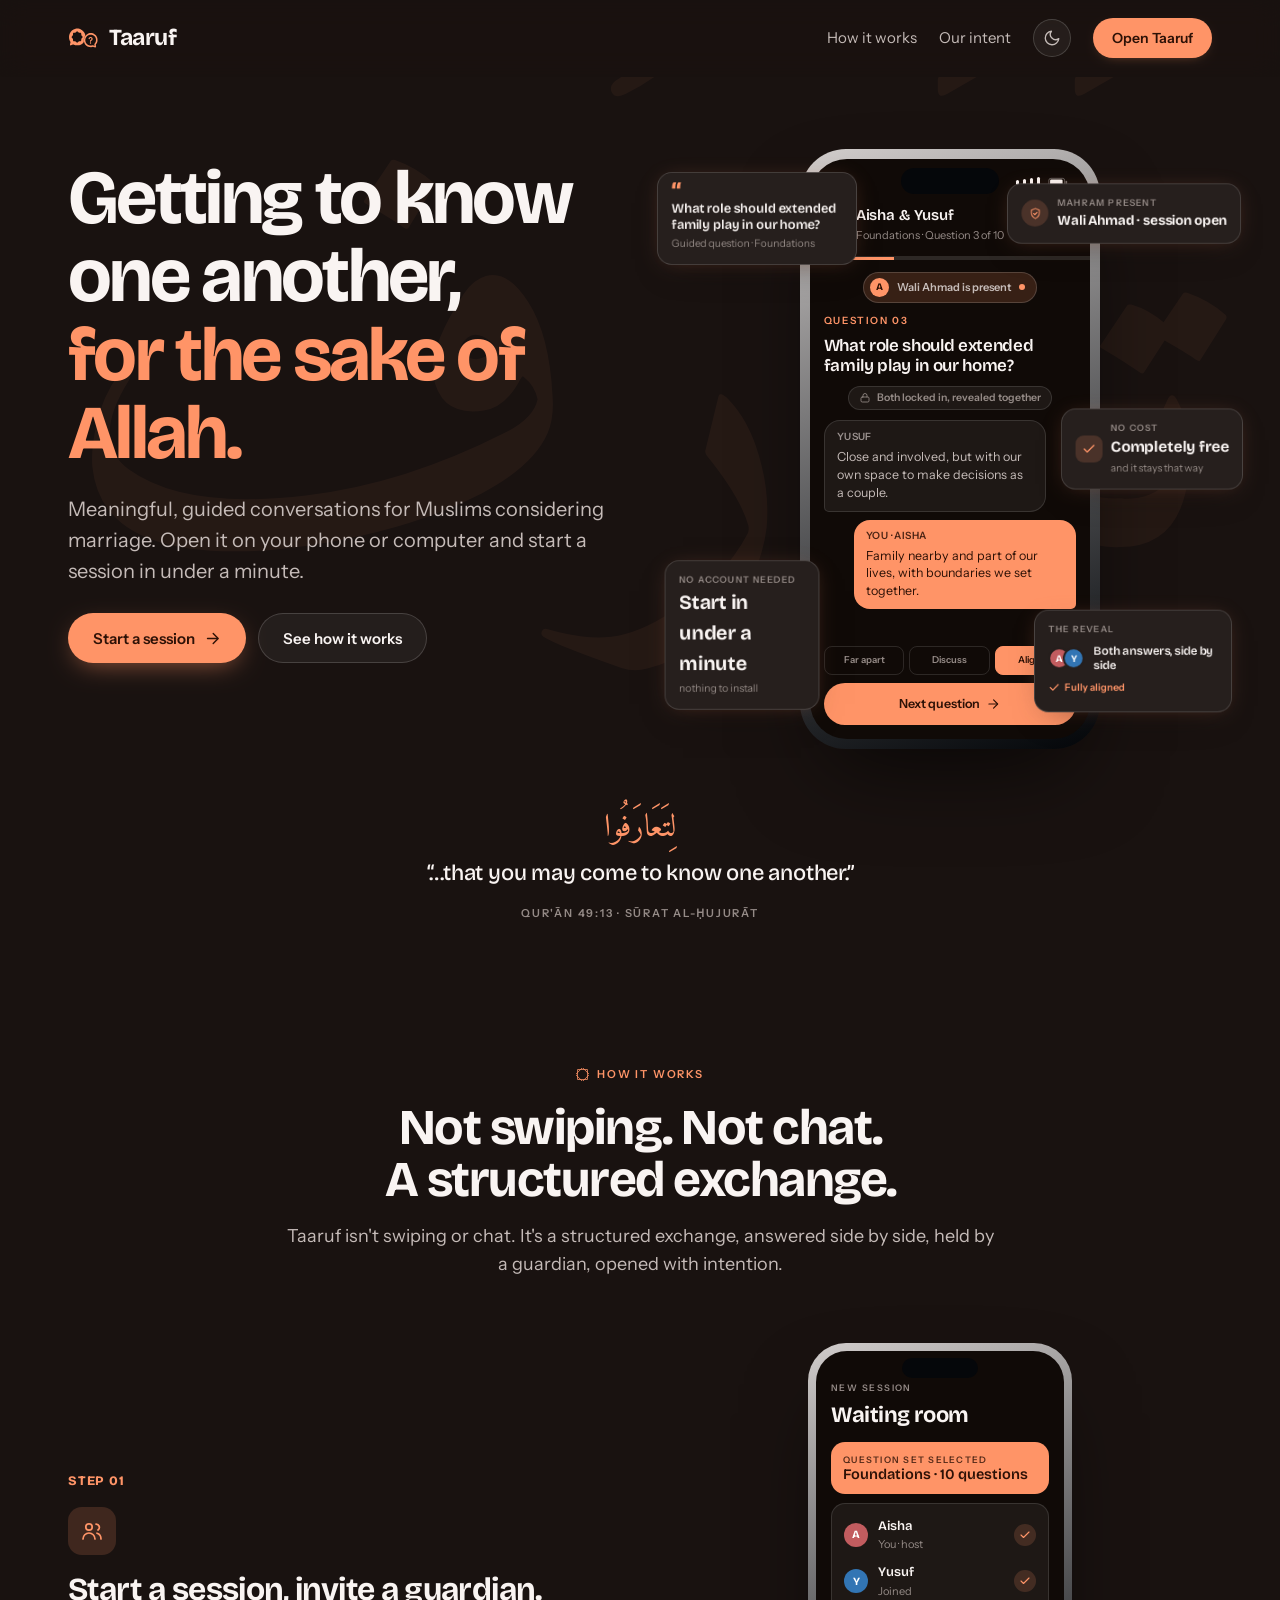
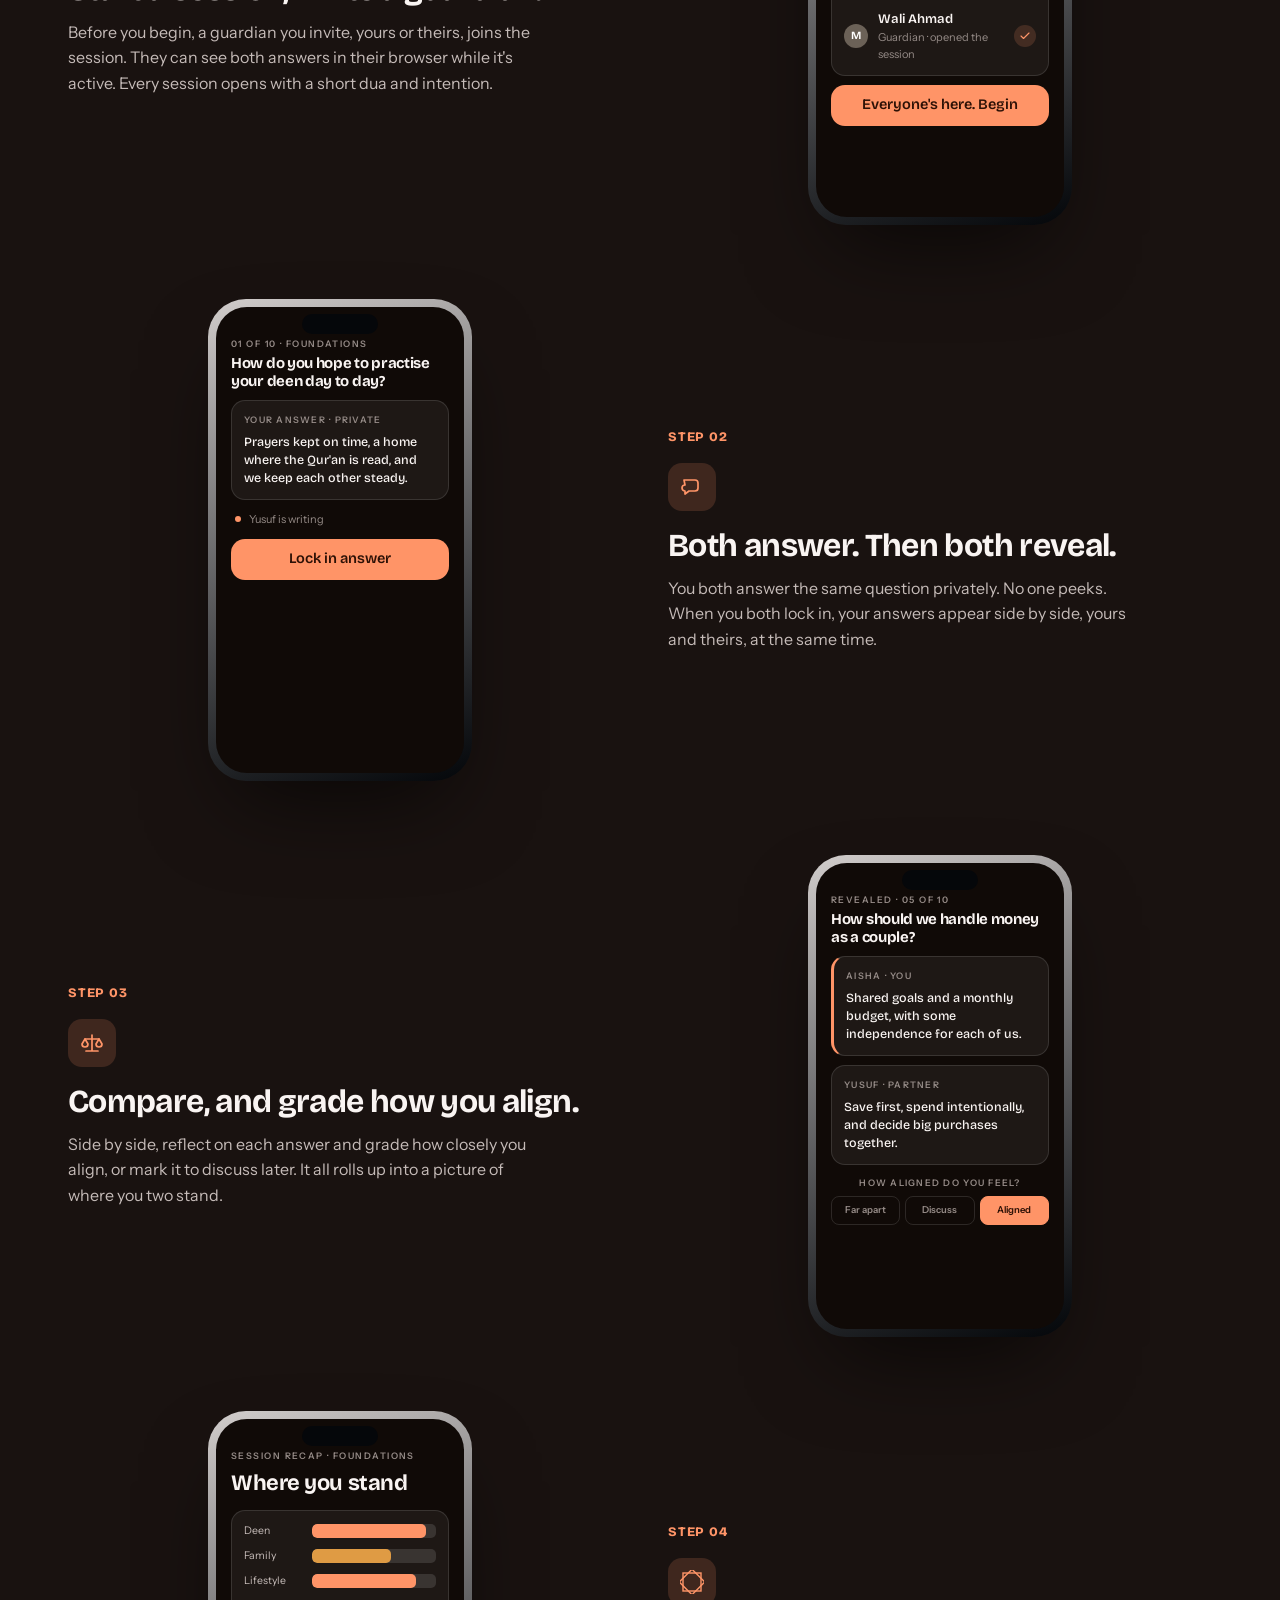
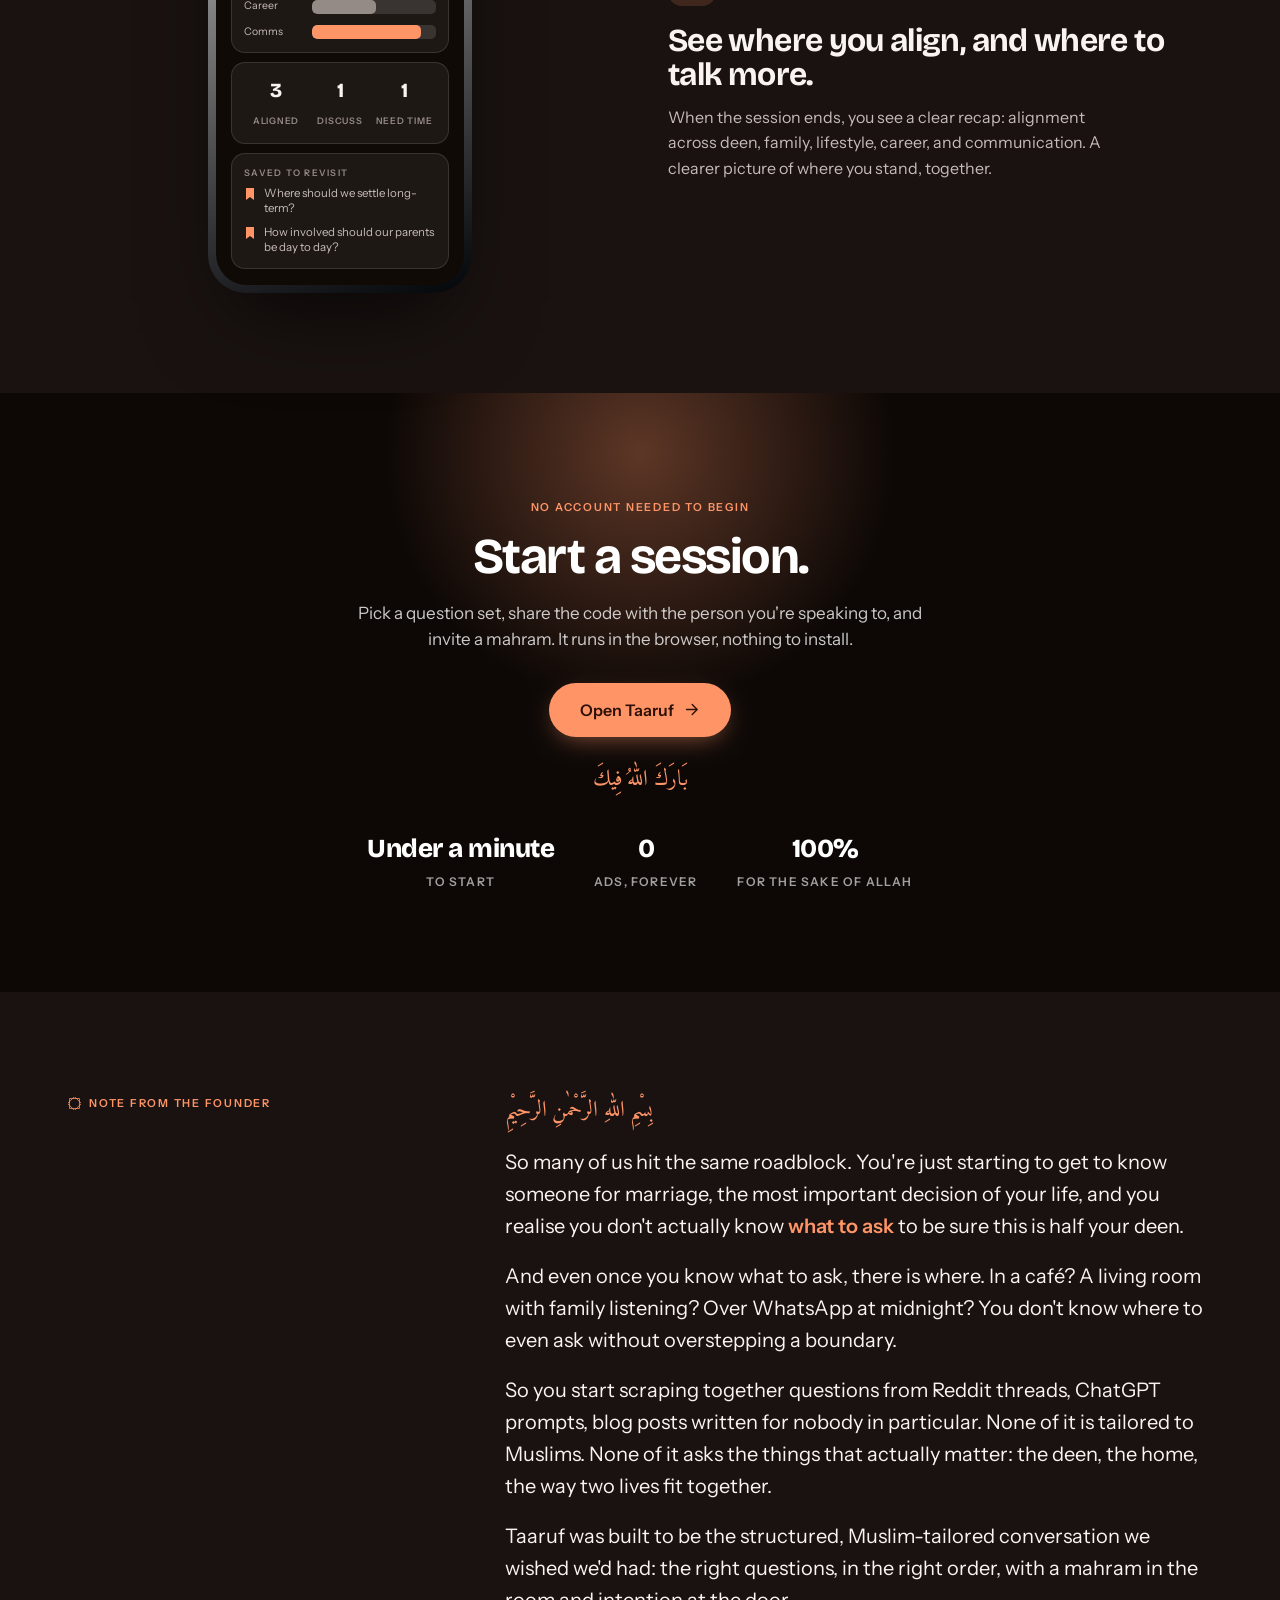
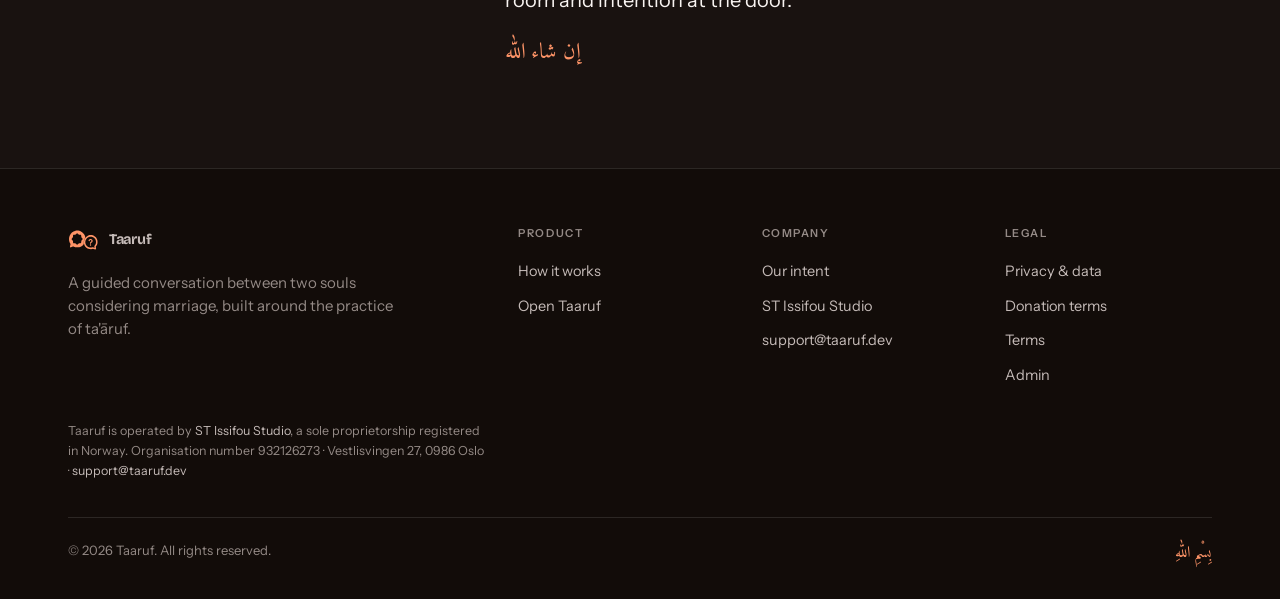
<file: index.html>
<!doctype html>
<html lang="en">
  <head>
    <meta charset="utf-8" />
    <meta name="viewport" content="width=device-width, initial-scale=1" />
    <title>
      Taaruf: a guided conversation between two souls considering marriage
    </title>
    <meta
      name="description"
      content="Taaruf is a guided, mahram-supervised conversation app for two Muslims considering marriage. Both answer privately, then both reveal, with sincerity, intention, and a sincere dua."
    />
    <link rel="icon" type="image/svg+xml" href="logo.svg" />
    <link rel="preload" href="fonts/bricolage-grotesque-500-800-latin.woff2" as="font" type="font/woff2" crossorigin />
    <link rel="preload" href="fonts/instrument-sans-400-600-latin.woff2" as="font" type="font/woff2" crossorigin />
    <link rel="stylesheet" href="fonts.css" />
    <link rel="stylesheet" href="styles.css" />
    <!--
      Theme applied before first paint. script.js is at the end of the body, so
      leaving this to it means a returning visitor who chose light watches the
      page paint midnight and then flip. Inline and blocking in the head is the
      only place that avoids it. Keep the default in step with script.js and
      with the bare :root block in styles.css.
    -->
    <script>
      try {
        document.documentElement.setAttribute(
          'data-theme',
          localStorage.getItem('theme') ?? 'dark'
        );
      } catch (e) {
        document.documentElement.setAttribute('data-theme', 'dark');
      }
    </script>
  </head>
  <body>
    <!-- ─────────────────────────── SHARED SVG DEFS ─────────────────────────── -->
    <svg width="0" height="0" style="position: absolute" aria-hidden="true">
      <defs>
        <symbol id="brand-logo" viewBox="0 0 348.75 240">
          <path fill="currentColor" fill-rule="evenodd" d="M 88.058594 18.507812 C 83.691406 19.464844 76.863281 21.523438 72.886719 23.085938 C 68.90625 24.648438 60.808594 29.140625 54.886719 33.066406 C 48.964844 36.996094 41.453125 43.167969 38.195312 46.785156 C 34.933594 50.402344 30.074219 56.65625 27.394531 60.683594 C 24.714844 64.710938 21.082031 71.546875 19.320312 75.871094 C 17.5625 80.191406 15.1875 87.707031 14.042969 92.566406 C 12.902344 97.425781 11.945312 107.03125 11.917969 113.910156 C 11.890625 120.789062 12.597656 129.96875 13.492188 134.3125 C 14.386719 138.65625 16.644531 146.0625 18.507812 150.765625 C 20.371094 155.472656 23.675781 162.210938 25.847656 165.738281 L 29.800781 172.152344 L 26.289062 188.136719 C 24.359375 196.929688 22.777344 205.425781 22.777344 207.015625 C 22.777344 208.632812 24.035156 210.578125 25.625 211.429688 C 28.027344 212.710938 30.914062 211.960938 44.152344 206.601562 C 58.765625 200.683594 60.121094 200.371094 64.0625 201.964844 C 66.386719 202.90625 72.445312 205.25 77.527344 207.167969 C 86.152344 210.429688 88.148438 210.65625 107.867188 210.59375 C 127.671875 210.539062 129.585938 210.304688 138.871094 206.84375 C 144.3125 204.816406 152.933594 200.59375 158.03125 197.457031 C 163.128906 194.320312 170.996094 187.914062 175.511719 183.222656 C 180.027344 178.527344 183.789062 173.898438 183.871094 172.929688 C 183.953125 171.960938 183.902344 164.941406 183.757812 157.332031 C 183.613281 149.722656 184.191406 139.652344 185.042969 134.953125 C 185.890625 130.257812 188.015625 122.328125 189.761719 117.335938 C 191.507812 112.339844 194.828125 105.308594 197.144531 101.710938 C 201.199219 95.40625 201.300781 94.910156 199.90625 88.277344 C 199.109375 84.492188 196.371094 77.003906 193.816406 71.640625 C 191.265625 66.273438 186.171875 57.921875 182.496094 53.078125 C 178.820312 48.234375 172.101562 41.253906 167.566406 37.566406 C 163.03125 33.878906 155.164062 28.816406 150.082031 26.316406 C 145.003906 23.8125 136.152344 20.582031 130.414062 19.132812 C 123.433594 17.375 116.011719 16.546875 107.988281 16.632812 C 101.390625 16.707031 92.421875 17.550781 88.058594 18.507812 M 94.113281 56.648438 L 84.769531 65.207031 L 74.222656 65.207031 C 65.433594 65.207031 63.234375 65.644531 61.035156 67.839844 C 58.839844 70.027344 58.398438 72.226562 58.398438 80.933594 L 58.398438 91.394531 L 52.039062 99.03125 C 48.539062 103.234375 44.667969 108.214844 43.433594 110.105469 C 42.058594 112.207031 41.550781 114.503906 42.125 116.027344 C 42.640625 117.394531 46.515625 122.53125 50.730469 127.4375 L 58.398438 136.355469 L 58.398438 146.558594 C 58.398438 153.664062 59.019531 157.652344 60.449219 159.6875 C 62.296875 162.316406 63.628906 162.613281 73.636719 162.613281 L 84.769531 162.613281 L 94.113281 171.167969 C 99.652344 176.242188 104.625 179.71875 106.324219 179.714844 C 108 179.707031 113.011719 176.1875 118.421875 171.21875 L 127.65625 162.734375 L 138.335938 162.671875 C 147.046875 162.625 149.425781 162.160156 151.25 160.148438 C 152.832031 158.40625 153.722656 154.261719 154.292969 145.996094 L 155.101562 134.3125 L 162.816406 125.351562 C 167.058594 120.425781 170.53125 115.265625 170.53125 113.886719 C 170.53125 112.511719 167.058594 107.25 162.816406 102.195312 L 155.101562 93.003906 L 154.214844 81.480469 C 153.613281 73.667969 152.632812 69.195312 151.171875 67.582031 C 149.429688 65.664062 146.953125 65.207031 138.285156 65.207031 L 127.550781 65.207031 L 118.15625 56.648438 C 112.988281 51.945312 107.570312 48.09375 106.109375 48.09375 C 104.652344 48.09375 99.253906 51.945312 94.113281 56.648438 M 254.304688 68.675781 C 252.128906 69.007812 247.082031 70.195312 243.089844 71.308594 C 239.097656 72.425781 231.8125 75.441406 226.898438 78.007812 C 220.636719 81.28125 215.101562 85.71875 208.425781 92.824219 C 203.046875 98.554688 197.035156 106.648438 194.625 111.402344 C 192.273438 116.039062 189.160156 124.519531 187.699219 130.246094 C 186.042969 136.746094 185.042969 144.960938 185.042969 152.113281 C 185.042969 158.414062 185.632812 166.761719 186.355469 170.660156 C 187.078125 174.5625 190.132812 182.785156 193.148438 188.941406 C 197.328125 197.472656 200.851562 202.316406 207.996094 209.34375 C 214.332031 215.578125 220.566406 220.164062 227.257812 223.519531 C 232.703125 226.246094 241.308594 229.347656 246.386719 230.40625 C 251.46875 231.464844 258.628906 232.34375 262.296875 232.355469 C 265.96875 232.367188 273.882812 231.140625 279.882812 229.625 L 290.792969 226.871094 L 303.796875 232.257812 C 310.949219 235.21875 318.308594 237.644531 320.152344 237.644531 C 322.203125 237.644531 324.28125 236.457031 325.515625 234.582031 C 327.328125 231.816406 327.273438 230.140625 324.957031 217.316406 L 322.390625 203.113281 L 327.5625 196.277344 C 330.40625 192.515625 334.460938 185.625 336.566406 180.960938 C 338.671875 176.300781 341.058594 169.347656 341.875 165.511719 C 342.6875 161.671875 343.34375 153.972656 343.332031 148.398438 C 343.320312 142.824219 342.40625 134.410156 341.296875 129.707031 C 340.191406 125 337.09375 116.707031 334.421875 111.277344 C 331 104.328125 326.816406 98.660156 320.296875 92.140625 C 315.199219 87.042969 307.765625 81.027344 303.773438 78.773438 C 299.785156 76.515625 292.488281 73.445312 287.558594 71.941406 C 282.632812 70.4375 274.027344 68.953125 268.429688 68.640625 C 262.835938 68.328125 256.480469 68.34375 254.304688 68.675781 M 253.644531 87.726562 C 249.652344 88.375 241.9375 91.082031 236.492188 93.738281 C 230.191406 96.820312 224.117188 101.105469 219.761719 105.550781 C 215.839844 109.554688 210.90625 116.617188 208.199219 122.105469 C 205 128.589844 202.992188 135.074219 201.96875 142.210938 C 200.707031 151.035156 200.8125 154.433594 202.609375 163.179688 C 203.792969 168.921875 206.324219 176.707031 208.238281 180.476562 C 210.148438 184.25 214.304688 190.289062 217.464844 193.898438 C 220.628906 197.507812 226.207031 202.371094 229.859375 204.710938 C 233.511719 207.046875 240.113281 210.082031 244.53125 211.453125 C 249.488281 212.996094 256.425781 213.945312 262.667969 213.9375 C 268.945312 213.933594 276.019531 212.941406 281.347656 211.320312 L 289.921875 208.714844 L 299.488281 213.242188 C 305.21875 215.953125 309.035156 217.136719 309.007812 216.1875 C 308.980469 215.320312 308.136719 210.773438 307.128906 206.089844 C 306.125 201.402344 305.636719 197.03125 306.046875 196.367188 C 306.457031 195.703125 309.609375 191.449219 313.046875 186.914062 C 316.734375 182.054688 320.550781 174.964844 322.339844 169.652344 C 324.535156 163.128906 325.386719 157.546875 325.417969 149.449219 C 325.449219 142.011719 324.652344 135.835938 323.046875 131.023438 C 321.714844 127.039062 319.121094 121.152344 317.277344 117.941406 C 315.4375 114.730469 311.597656 109.578125 308.75 106.496094 C 305.90625 103.414062 300.75 99.082031 297.300781 96.875 C 293.851562 94.667969 287.8125 91.761719 283.878906 90.417969 C 279.945312 89.074219 273.167969 87.652344 268.816406 87.261719 C 264.460938 86.871094 257.636719 87.078125 253.644531 87.726562 M 252.929688 116.382812 C 249.996094 117.710938 246.011719 120.679688 244.078125 122.976562 C 242.140625 125.273438 240.160156 129.25 239.679688 131.816406 C 239.179688 134.464844 239.382812 137.0625 240.140625 137.820312 C 240.878906 138.554688 243.453125 139.253906 245.863281 139.367188 C 249.527344 139.542969 250.546875 138.933594 252.117188 135.628906 C 253.148438 133.457031 254.898438 130.644531 256.003906 129.375 C 257.113281 128.101562 259.851562 127.074219 262.128906 127.074219 C 264.394531 127.074219 267.570312 127.996094 269.179688 129.121094 C 271.328125 130.621094 272.113281 132.496094 272.113281 136.132812 C 272.113281 139.625 271.234375 141.871094 269.144531 143.710938 C 267.511719 145.152344 264.496094 147.375 262.4375 148.652344 C 260.382812 149.925781 257.828125 153.058594 256.761719 155.605469 C 255.691406 158.152344 255 162.402344 255.21875 165.046875 C 255.617188 169.804688 255.679688 169.851562 261.558594 169.851562 C 267.453125 169.851562 267.5 169.816406 267.902344 164.988281 C 268.246094 160.847656 269.292969 159.410156 274.921875 155.378906 C 279.164062 152.335938 282.4375 148.65625 284.050781 145.109375 C 285.433594 142.066406 286.582031 137.988281 286.597656 136.042969 C 286.613281 134.097656 285.992188 130.839844 285.21875 128.804688 C 284.445312 126.765625 282.515625 123.6875 280.929688 121.960938 C 279.347656 120.238281 275.675781 117.734375 272.773438 116.398438 C 269.871094 115.0625 265.417969 113.96875 262.878906 113.96875 C 260.339844 113.96875 255.863281 115.054688 252.929688 116.382812 M 256.28125 178.410156 C 254.832031 179.855469 253.644531 182.523438 253.644531 184.332031 C 253.644531 186.140625 254.832031 188.808594 256.28125 190.253906 C 257.734375 191.703125 260.109375 192.886719 261.558594 192.886719 C 263.011719 192.886719 265.386719 191.703125 266.835938 190.253906 C 268.289062 188.808594 269.476562 186.140625 269.476562 184.332031 C 269.476562 182.523438 268.289062 179.855469 266.835938 178.410156 C 265.386719 176.960938 263.011719 175.777344 261.558594 175.777344 C 260.109375 175.777344 257.734375 176.960938 256.28125 178.410156" />
        </symbol>

        <symbol id="tile" viewBox="0 0 24 24">
          <g fill="none" stroke="currentColor" stroke-width="1.4">
            <rect x="3" y="3" width="18" height="18" />
            <rect
              x="3"
              y="3"
              width="18"
              height="18"
              transform="rotate(45 12 12)"
            />
          </g>
        </symbol>

        <symbol
          id="i-lock"
          viewBox="0 0 24 24"
          fill="none"
          stroke="currentColor"
          stroke-width="1.7"
          stroke-linecap="round"
          stroke-linejoin="round"
        >
          <rect x="4" y="10" width="16" height="10" rx="2.5" />
          <path d="M8 10V7a4 4 0 0 1 8 0v3" />
        </symbol>

        <symbol
          id="i-shield"
          viewBox="0 0 24 24"
          fill="none"
          stroke="currentColor"
          stroke-width="1.7"
          stroke-linecap="round"
          stroke-linejoin="round"
        >
          <path d="M12 3l7 3v5c0 4.5-3 8-7 10-4-2-7-5.5-7-10V6z" />
          <path d="M9 12l2 2 4-4" />
        </symbol>

        <symbol
          id="i-noswipe"
          viewBox="0 0 24 24"
          fill="none"
          stroke="currentColor"
          stroke-width="1.7"
          stroke-linecap="round"
          stroke-linejoin="round"
        >
          <path d="M4 4l16 16" />
          <path d="M6 15h5l-3 3M18 9h-5l3-3" />
        </symbol>

        <symbol
          id="i-chat"
          viewBox="0 0 24 24"
          fill="none"
          stroke="currentColor"
          stroke-width="1.7"
          stroke-linecap="round"
          stroke-linejoin="round"
        >
          <path d="M4 5h11a3 3 0 0 1 3 3v5a3 3 0 0 1-3 3H9l-4 3v-3a3 3 0 0 1 0-6z" />
        </symbol>

        <symbol
          id="i-people"
          viewBox="0 0 24 24"
          fill="none"
          stroke="currentColor"
          stroke-width="1.7"
          stroke-linecap="round"
          stroke-linejoin="round"
        >
          <circle cx="9" cy="8" r="3.2" />
          <path d="M3 20c0-3.3 2.7-6 6-6s6 2.7 6 6" />
          <path d="M16 5.2A3.2 3.2 0 0 1 18 11M17 14.2c2.4.6 4 2.6 4 5.8" />
        </symbol>

        <symbol
          id="i-scale"
          viewBox="0 0 24 24"
          fill="none"
          stroke="currentColor"
          stroke-width="1.7"
          stroke-linecap="round"
          stroke-linejoin="round"
        >
          <path d="M12 4v16M6 20h12" />
          <path d="M5 8h14" />
          <path d="M5 8l-3 5a3 3 0 0 0 6 0z" />
          <path d="M19 8l-3 5a3 3 0 0 0 6 0z" />
        </symbol>

        <symbol
          id="i-check"
          viewBox="0 0 24 24"
          fill="none"
          stroke="currentColor"
          stroke-width="2.2"
          stroke-linecap="round"
          stroke-linejoin="round"
        >
          <path d="M4 12l5 5L20 6" />
        </symbol>

        <symbol
          id="i-arrow"
          viewBox="0 0 24 24"
          fill="none"
          stroke="currentColor"
          stroke-width="2"
          stroke-linecap="round"
          stroke-linejoin="round"
        >
          <path d="M5 12h14" />
          <path d="m13 5 7 7-7 7" />
        </symbol>

        <symbol
          id="i-chev"
          viewBox="0 0 24 24"
          fill="none"
          stroke="currentColor"
          stroke-width="2"
          stroke-linecap="round"
          stroke-linejoin="round"
        >
          <path d="M15 5l-7 7 7 7" />
        </symbol>

        <symbol id="i-bookmark" viewBox="0 0 12 14">
          <path d="M2 1h8v12l-4-3-4 3z" fill="currentColor" />
        </symbol>
      </defs>
    </svg>

    <div class="page">
      <!-- ─────────────────────────── NAV ─────────────────────────── -->
      <nav class="top" id="topnav">
        <div class="wrap row">
          <a class="brand" href="#top" aria-label="Taaruf, home">
            <span class="mk">
              <svg
                width="30"
                height="21"
                viewBox="0 0 348.75 240"
                preserveAspectRatio="xMidYMid meet"
                role="img"
                aria-label="Taaruf logo"
              >
                <use href="#brand-logo" />
              </svg>
            </span>
            Taaruf
          </a>
          <div class="nav-links">
            <a href="#how" class="lk">How it works</a>
            <a href="#note" class="lk">Our intent</a>
            <button
              type="button"
              class="theme-toggle"
              id="themeToggle"
              aria-label="Toggle theme"
              title="Toggle theme"
            >
              <svg
                class="t-sun"
                width="18"
                height="18"
                viewBox="0 0 24 24"
                fill="none"
                stroke="currentColor"
                stroke-width="1.8"
                stroke-linecap="round"
                stroke-linejoin="round"
              >
                <circle cx="12" cy="12" r="4" />
                <path
                  d="M12 2v2M12 20v2M4.93 4.93l1.41 1.41M17.66 17.66l1.41 1.41M2 12h2M20 12h2M4.93 19.07l1.41-1.41M17.66 6.34l1.41-1.41"
                />
              </svg>
              <svg
                class="t-moon"
                width="18"
                height="18"
                viewBox="0 0 24 24"
                fill="none"
                stroke="currentColor"
                stroke-width="1.8"
                stroke-linecap="round"
                stroke-linejoin="round"
              >
                <path d="M21 12.79A9 9 0 1 1 11.21 3 7 7 0 0 0 21 12.79z" />
              </svg>
            </button>
            <a
              href="https://app.taaruf.dev"
              class="btn btn-accent"
              style="height: 40px; padding: 0 18px; font-size: 14px"
              >Open Taaruf</a
            >
          </div>
        </div>
      </nav>

      <main>
      <!-- ─────────────────────────── HERO ─────────────────────────── -->
      <header class="hero" id="top">
        <div class="hero-bg ar" aria-hidden="true">تَعَارُف</div>
        <div class="wrap hero-grid">
          <div class="hero-top">
            <h1 class="display">
              Getting to know one another,<br />
              <span class="ac">for the sake of Allah.</span>
            </h1>
            <p class="lede-short">
              Meaningful, guided conversations for Muslims considering marriage.
              Open it on your phone or computer and start a session in under a
              minute.
            </p>
            <div class="hero-cta">
              <a class="btn btn-accent" href="https://app.taaruf.dev">
                Start a session
                <svg class="arr" width="17" height="17" aria-hidden="true">
                  <use href="#i-arrow" />
                </svg>
              </a>
              <a class="btn btn-ghost" href="#how">See how it works</a>
            </div>
          </div>

          <!-- STAGE -->
          <div class="stage">
            <div class="rings"><div class="glow"></div></div>

            <!-- Floating cards. Each one restates a principle the hero has
                 always carried: answer privately before you see theirs, a
                 mahram is present, and this is not a swiping app. -->
            <div class="float f-q" aria-hidden="true">
              <div class="quo">&ldquo;</div>
              <div class="qt">
                What role should extended family play in our home?
              </div>
              <div class="sub">Guided question · Foundations</div>
            </div>
            <div class="float f-priv" aria-hidden="true">
              <div class="ft-h">
                <span class="ic"
                  ><svg width="16" height="16"><use href="#i-lock" /></svg
                ></span>
                <div>
                  <div class="lab">Answer privately</div>
                  <div class="val">Before you see theirs</div>
                </div>
              </div>
            </div>
            <div class="float f-stat" aria-hidden="true">
              <div class="lab">No account needed</div>
              <div class="val lg">Start in under a minute</div>
              <div class="sub">nothing to install</div>
            </div>
            <div class="float f-wali" aria-hidden="true">
              <div class="row">
                <span class="ic round"
                  ><svg width="15" height="15"><use href="#i-shield" /></svg
                ></span>
                <div>
                  <div class="lab">Mahram present</div>
                  <div class="val sm">Wali Ahmad · session open</div>
                </div>
              </div>
            </div>
            <!-- "and it stays that way" is the app's own wording from the
                 donate screen ("Taaruf is free and stays free"), not a new
                 promise invented for the hero. -->
            <div class="float f-free" aria-hidden="true">
              <div class="ft-h">
                <span class="ic"
                  ><svg width="16" height="16"><use href="#i-check" /></svg
                ></span>
                <div>
                  <div class="lab">No cost</div>
                  <div class="val">Completely free</div>
                  <div class="sub">and it stays that way</div>
                </div>
              </div>
            </div>
            <div class="float f-noswipe" aria-hidden="true">
              <div class="ft-h">
                <span class="ic"
                  ><svg width="16" height="16"><use href="#i-noswipe" /></svg
                ></span>
                <div>
                  <div class="lab">Not a dating app</div>
                  <div class="val">No swiping. No feed.</div>
                </div>
              </div>
            </div>
            <div class="float f-reveal" aria-hidden="true">
              <div class="lab">The reveal</div>
              <div class="row" style="margin-top: 8px">
                <span class="avpair">
                  <span style="background: oklch(0.6 0.13 20)">A</span>
                  <span style="background: oklch(0.55 0.12 250)">Y</span>
                </span>
                <div class="qt sm">Both answers, side by side</div>
              </div>
              <div class="aligned">
                <svg width="13" height="13"><use href="#i-check" /></svg>
                Fully aligned
              </div>
            </div>

            <!-- PHONE -->
            <div class="phone" aria-hidden="true">
              <div class="screen">
                <div class="notch"></div>
                <div class="sbar">
                  <span>9:41</span>
                  <span class="dots">
                    <i style="height: 5px"></i>
                    <i style="height: 7px"></i>
                    <i style="height: 9px"></i>
                    <i style="height: 11px"></i>
                    <svg
                      width="20"
                      height="11"
                      viewBox="0 0 24 12"
                      style="margin-left: 4px"
                    >
                      <rect
                        x="1"
                        y="1"
                        width="19"
                        height="10"
                        rx="2.5"
                        fill="none"
                        stroke="currentColor"
                        stroke-opacity=".4"
                      />
                      <rect
                        x="2.5"
                        y="2.5"
                        width="15"
                        height="7"
                        rx="1.5"
                        fill="currentColor"
                      />
                      <rect
                        x="21"
                        y="4"
                        width="2"
                        height="4"
                        rx="1"
                        fill="currentColor"
                        fill-opacity=".4"
                      />
                    </svg>
                  </span>
                </div>
                <div class="aphead">
                  <svg class="chev" width="20" height="20">
                    <use href="#i-chev" />
                  </svg>
                  <div class="who">
                    <div class="n">Aisha &amp; Yusuf</div>
                    <div class="s">Foundations · Question 3 of 10</div>
                  </div>
                  <span class="shield">
                    <svg width="16" height="16"><use href="#i-shield" /></svg>
                  </span>
                </div>
                <div class="prog"><i style="width: 30%"></i></div>
                <div class="appbody">
                  <div class="wali">
                    <span class="av">A</span>Wali Ahmad is present
                    <span class="lv"></span>
                  </div>
                  <div class="qlabel">Question 03</div>
                  <div class="qtext">
                    What role should extended family play in our home?
                  </div>
                  <div class="reveal-chip">
                    <svg width="12" height="12"><use href="#i-lock" /></svg>
                    Both locked in, revealed together
                  </div>
                  <div class="bubble them">
                    <div class="bn">Yusuf</div>
                    Close and involved, but with our own space to make decisions
                    as a couple.
                  </div>
                  <div class="bubble you">
                    <div class="bn">You · Aisha</div>
                    Family nearby and part of our lives, with boundaries we set
                    together.
                  </div>
                  <div class="appfoot stack">
                    <div class="grade">
                      <span>Far apart</span>
                      <span>Discuss</span>
                      <span class="on">Aligned</span>
                    </div>
                    <button class="lockbtn full" type="button" tabindex="-1">
                      Next question
                      <svg width="14" height="14"><use href="#i-arrow" /></svg>
                    </button>
                  </div>
                </div>
              </div>
            </div>
          </div>
        </div>

        <div class="wrap hero-bottom">
          <div class="verse-cap">
            <span class="va">لِتَعَارَفُوا</span>
            <span class="vt">&ldquo;…that you may come to know one another.&rdquo;</span>
            <span class="vc">Qur'ān 49:13 · Sūrat al-Ḥujurāt</span>
          </div>
        </div>
      </header>

      <!-- ─────────────────────────── HOW IT WORKS ─────────────────────────── -->
      <section class="block" id="how">
        <div class="wrap">
          <div class="sec-head center">
            <div class="sec-eyebrow">
              <svg class="tile" width="13" height="13" aria-hidden="true">
                <use href="#tile" />
              </svg>
              How it works
            </div>
            <h2 class="sec-title">
              Not swiping. Not chat. A structured exchange.
            </h2>
            <p class="sec-sub">
              Taaruf isn't swiping or chat. It's a structured exchange, answered
              side by side, held by a guardian, opened with intention.
            </p>
          </div>

          <div class="flow">
            <!-- STEP 01 -->
            <div class="flow-row">
              <div class="flow-text">
                <div class="flow-num">STEP 01</div>
                <span class="flow-ic">
                  <svg width="24" height="24" aria-hidden="true">
                    <use href="#i-people" />
                  </svg>
                </span>
                <h3>Start a session, invite a guardian.</h3>
                <!-- The closing sentence carries the "Begin with niyyah"
                     principle the old hero card stated outright. The modern
                     hero has no card to hold it, and it is a real part of the
                     flow (the app opens every session on /pre), so it belongs
                     in the step that starts one rather than being dropped. -->
                <p>
                  Before you begin, a guardian you invite, yours or theirs, joins
                  the session. They can see both answers in their browser while
                  it's active. Every session opens with a short dua and
                  intention.
                </p>
              </div>
              <div class="flow-phone">
                <div class="phone" aria-hidden="true">
                  <div class="screen">
                    <div class="notch"></div>
                    <div class="mhead">
                      <div class="e">new session</div>
                      <div class="t">Waiting room</div>
                    </div>
                    <div class="mcard hero-c tight">
                      <div class="k">Question set selected</div>
                      <div class="h">Foundations · 10 questions</div>
                    </div>
                    <div class="mcard">
                      <div class="mrow">
                        <span class="av" style="background: oklch(0.6 0.13 20)"
                          >A</span
                        >
                        <div class="grow">
                          <div class="tt">Aisha</div>
                          <div class="dd">You · host</div>
                        </div>
                        <span class="ck"
                          ><svg width="12" height="12">
                            <use href="#i-check" /></svg
                        ></span>
                      </div>
                      <div class="mrow">
                        <span class="av" style="background: oklch(0.55 0.12 250)"
                          >Y</span
                        >
                        <div class="grow">
                          <div class="tt">Yusuf</div>
                          <div class="dd">Joined</div>
                        </div>
                        <span class="ck"
                          ><svg width="12" height="12">
                            <use href="#i-check" /></svg
                        ></span>
                      </div>
                      <div class="mrow">
                        <span class="av" style="background: oklch(0.5 0.02 70)"
                          >M</span
                        >
                        <div class="grow">
                          <div class="tt">Wali Ahmad</div>
                          <div class="dd">Guardian · opened the session</div>
                        </div>
                        <span class="ck"
                          ><svg width="12" height="12">
                            <use href="#i-check" /></svg
                        ></span>
                      </div>
                    </div>
                    <div class="mcard hero-c mid">
                      <div class="h">Everyone's here. Begin</div>
                    </div>
                  </div>
                </div>
              </div>
            </div>

            <!-- STEP 02 -->
            <div class="flow-row">
              <div class="flow-text">
                <div class="flow-num">STEP 02</div>
                <span class="flow-ic">
                  <svg width="24" height="24" aria-hidden="true">
                    <use href="#i-chat" />
                  </svg>
                </span>
                <h3>Both answer. Then both reveal.</h3>
                <p>
                  You both answer the same question privately. No one peeks. When
                  you both lock in, your answers appear side by side, yours and
                  theirs, at the same time.
                </p>
              </div>
              <div class="flow-phone">
                <div class="phone" aria-hidden="true">
                  <div class="screen">
                    <div class="notch"></div>
                    <div class="mhead">
                      <div class="e">01 of 10 · Foundations</div>
                      <div class="t q">
                        How do you hope to practise your deen day to day?
                      </div>
                    </div>
                    <div class="mcard">
                      <div class="mlabel">Your answer · private</div>
                      <div class="reveal-ans">
                        Prayers kept on time, a home where the Qur'an is read,
                        and we keep each other steady.
                      </div>
                    </div>
                    <div class="mcard bare typing">
                      <span class="dot"></span>
                      <span class="who">Yusuf is writing</span>
                    </div>
                    <div class="mcard hero-c mid">
                      <div class="h">Lock in answer</div>
                    </div>
                  </div>
                </div>
              </div>
            </div>

            <!-- STEP 03 -->
            <div class="flow-row">
              <div class="flow-text">
                <div class="flow-num">STEP 03</div>
                <span class="flow-ic">
                  <svg width="24" height="24" aria-hidden="true">
                    <use href="#i-scale" />
                  </svg>
                </span>
                <h3>Compare, and grade how you align.</h3>
                <p>
                  Side by side, reflect on each answer and grade how closely you
                  align, or mark it to discuss later. It all rolls up into a
                  picture of where you two stand.
                </p>
              </div>
              <div class="flow-phone">
                <div class="phone" aria-hidden="true">
                  <div class="screen">
                    <div class="notch"></div>
                    <div class="mhead">
                      <div class="e">revealed · 05 of 10</div>
                      <div class="t q">
                        How should we handle money as a couple?
                      </div>
                    </div>
                    <div class="mcard mark">
                      <div class="mlabel">Aisha · you</div>
                      <div class="reveal-ans">
                        Shared goals and a monthly budget, with some independence
                        for each of us.
                      </div>
                    </div>
                    <div class="mcard">
                      <div class="mlabel">Yusuf · partner</div>
                      <div class="reveal-ans">
                        Save first, spend intentionally, and decide big purchases
                        together.
                      </div>
                    </div>
                    <div class="mcard bare" style="padding: 2px 0">
                      <div class="mlabel center">how aligned do you feel?</div>
                      <div class="grade">
                        <span>Far apart</span>
                        <span>Discuss</span>
                        <span class="on">Aligned</span>
                      </div>
                    </div>
                  </div>
                </div>
              </div>
            </div>

            <!-- STEP 04 -->
            <div class="flow-row">
              <div class="flow-text">
                <div class="flow-num">STEP 04</div>
                <span class="flow-ic">
                  <svg width="24" height="24" aria-hidden="true">
                    <use href="#tile" />
                  </svg>
                </span>
                <h3>See where you align, and where to talk more.</h3>
                <p>
                  When the session ends, you see a clear recap: alignment across
                  deen, family, lifestyle, career, and communication. A clearer
                  picture of where you stand, together.
                </p>
              </div>
              <div class="flow-phone">
                <div class="phone" aria-hidden="true">
                  <div class="screen">
                    <div class="notch"></div>
                    <div class="mhead">
                      <div class="e">session recap · Foundations</div>
                      <div class="t">Where you stand</div>
                    </div>
                    <div class="mcard">
                      <div class="catbar">
                        <span class="cn">Deen</span>
                        <span class="track"
                          ><span class="fill" style="width: 92%"></span
                        ></span>
                      </div>
                      <div class="catbar">
                        <span class="cn">Family</span>
                        <span class="track"
                          ><span
                            class="fill"
                            style="width: 64%; background: oklch(0.74 0.13 70)"
                          ></span
                        ></span>
                      </div>
                      <div class="catbar">
                        <span class="cn">Lifestyle</span>
                        <span class="track"
                          ><span class="fill" style="width: 84%"></span
                        ></span>
                      </div>
                      <div class="catbar">
                        <span class="cn">Career</span>
                        <span class="track"
                          ><span
                            class="fill"
                            style="width: 52%; background: var(--ink-3)"
                          ></span
                        ></span>
                      </div>
                      <div class="catbar">
                        <span class="cn">Comms</span>
                        <span class="track"
                          ><span class="fill" style="width: 88%"></span
                        ></span>
                      </div>
                    </div>
                    <div class="mcard">
                      <div class="recap-stats">
                        <div><b>3</b><span>Aligned</span></div>
                        <div><b>1</b><span>Discuss</span></div>
                        <div><b>1</b><span>Need time</span></div>
                      </div>
                    </div>
                    <div class="mcard">
                      <div class="mlabel">Saved to revisit</div>
                      <div class="bk">
                        <svg width="12" height="14"><use href="#i-bookmark" /></svg>
                        Where should we settle long-term?
                      </div>
                      <div class="bk">
                        <svg width="12" height="14"><use href="#i-bookmark" /></svg>
                        How involved should our parents be day to day?
                      </div>
                    </div>
                  </div>
                </div>
              </div>
            </div>
          </div>
        </div>
      </section>

      <!-- ─────────────────────────── START ───────────────────────────
        Was the waitlist form. Taaruf is live, so the page sends people to the
        app instead. The Resend endpoint, its form handler and the form styles
        are gone. NOTE: an earlier version of this comment said "Loops is the
        email provider now", that was wrong and is worth correcting, because it
        reads as though mail already works. Nothing sends email. Loops is the
        *intended* provider and LOOPS_API_KEY is kept set on both Convex
        deployments, but it is dormant and wired to nothing; see taaruf-app's
        ROADMAP §3. An updates list would still be built there rather than on a
        second provider.
      -->
      <section class="block band" id="signup">
        <div class="glowblob" aria-hidden="true"></div>
        <div class="wrap">
          <div class="band-inner">
            <div class="sec-eyebrow">No account needed to begin</div>
            <h2 class="sec-title">Start a session.</h2>
            <p class="lede">
              Pick a question set, share the code with the person you're speaking
              to, and invite a mahram. It runs in the browser, nothing to
              install.
            </p>
            <div class="band-cta">
              <a class="btn btn-accent" href="https://app.taaruf.dev">
                Open Taaruf
                <svg class="arr" width="17" height="17" aria-hidden="true">
                  <use href="#i-arrow" />
                </svg>
              </a>
            </div>
            <div class="band-ar">بَارَكَ اللهُ فِيكَ</div>
            <div class="band-stats">
              <div class="st"><b>Under a minute</b><span>to start</span></div>
              <div class="st"><b>0</b><span>ads, forever</span></div>
              <div class="st">
                <b>100%</b><span>for the sake of Allah</span>
              </div>
            </div>
          </div>
        </div>
      </section>

      <!-- ─────────────────────────── FOUNDER NOTE ─────────────────────────── -->
      <section class="block note" id="note">
        <div class="wrap note-grid">
          <div>
            <div class="sec-eyebrow">
              <svg class="tile" width="13" height="13" aria-hidden="true">
                <use href="#tile" />
              </svg>
              Note from the founder
            </div>
          </div>
          <div>
            <div class="basmala">بِسْمِ اللهِ الرَّحْمٰنِ الرَّحِيْمِ</div>
            <p>
              So many of us hit the same roadblock. You're just starting to get to
              know someone for marriage, the most important decision of your life,
              and you realise you don't actually know
              <em>what to ask</em> to be sure this is half your deen.
            </p>
            <p>
              And even once you know what to ask, there is where. In a café? A
              living room with family listening? Over WhatsApp at midnight? You
              don't know where to even ask without overstepping a boundary.
            </p>
            <p>
              So you start scraping together questions from Reddit threads,
              ChatGPT prompts, blog posts written for nobody in particular. None
              of it is tailored to Muslims. None of it asks the things that
              actually matter: the deen, the home, the way two lives fit together.
            </p>
            <p>
              Taaruf was built to be the structured, Muslim-tailored conversation
              we wished we'd had: the right questions, in the right order, with a
              mahram in the room and intention at the door.
            </p>
            <div class="signoff">إن شاء الله</div>
          </div>
        </div>
      </section>

      </main>

      <!-- ─────────────────────────── FOOTER ─────────────────────────── -->
      <footer class="foot">
        <div class="wrap">
          <div class="foot-grid">
            <div>
              <a class="brand" href="#top" aria-label="Taaruf">
                <span class="mk">
                  <svg
                    width="30"
                    height="21"
                    viewBox="0 0 348.75 240"
                    preserveAspectRatio="xMidYMid meet"
                    role="img"
                    aria-label="Taaruf logo"
                  >
                    <use href="#brand-logo" />
                  </svg>
                </span>
                Taaruf
              </a>
              <p class="blurb">
                A guided conversation between two souls considering marriage,
                built around the practice of ta'āruf.
              </p>
            </div>
            <div>
              <h5>Product</h5>
              <ul>
                <li><a href="#how">How it works</a></li>
                <li><a href="https://app.taaruf.dev">Open Taaruf</a></li>
              </ul>
            </div>
            <div>
              <h5>Company</h5>
              <ul>
                <li><a href="#note">Our intent</a></li>
                <li>
                  <a href="https://saleemtoure.com" rel="noopener"
                    >ST Issifou Studio</a
                  >
                </li>
                <li>
                  <a href="mailto:support@taaruf.dev">support@taaruf.dev</a>
                </li>
              </ul>
            </div>
            <div>
              <h5>Legal</h5>
              <ul>
                <li><a href="privacy.html">Privacy &amp; data</a></li>
                <li><a href="donation-terms.html">Donation terms</a></li>
                <li><a href="https://app.taaruf.dev/terms">Terms</a></li>
                <!-- Operator-only dashboard. Linked plainly rather than hidden: it
                     is protected by a password, and a secret URL that anyone can
                     find in the page source protects nothing. rel="nofollow" keeps
                     it out of search results, which is tidiness, not security. -->
                <li>
                  <a href="https://app.taaruf.dev/admin" rel="nofollow">Admin</a>
                </li>
              </ul>
            </div>
          </div>

          <p class="foot-legal">
            Taaruf is operated by
            <a href="https://saleemtoure.com" rel="noopener">ST Issifou Studio</a
            >, a sole proprietorship registered in Norway. Organisation number
            932126273 · Vestlisvingen 27, 0986 Oslo ·
            <a href="mailto:support@taaruf.dev">support@taaruf.dev</a>
          </p>

          <div class="foot-bottom">
            <div>© <span id="year">2026</span> Taaruf. All rights reserved.</div>
            <div class="ar">بِسْمِ اللهِ</div>
          </div>
        </div>
      </footer>
    </div>

    <script src="script.js"></script>
  </body>
</html>
</file>
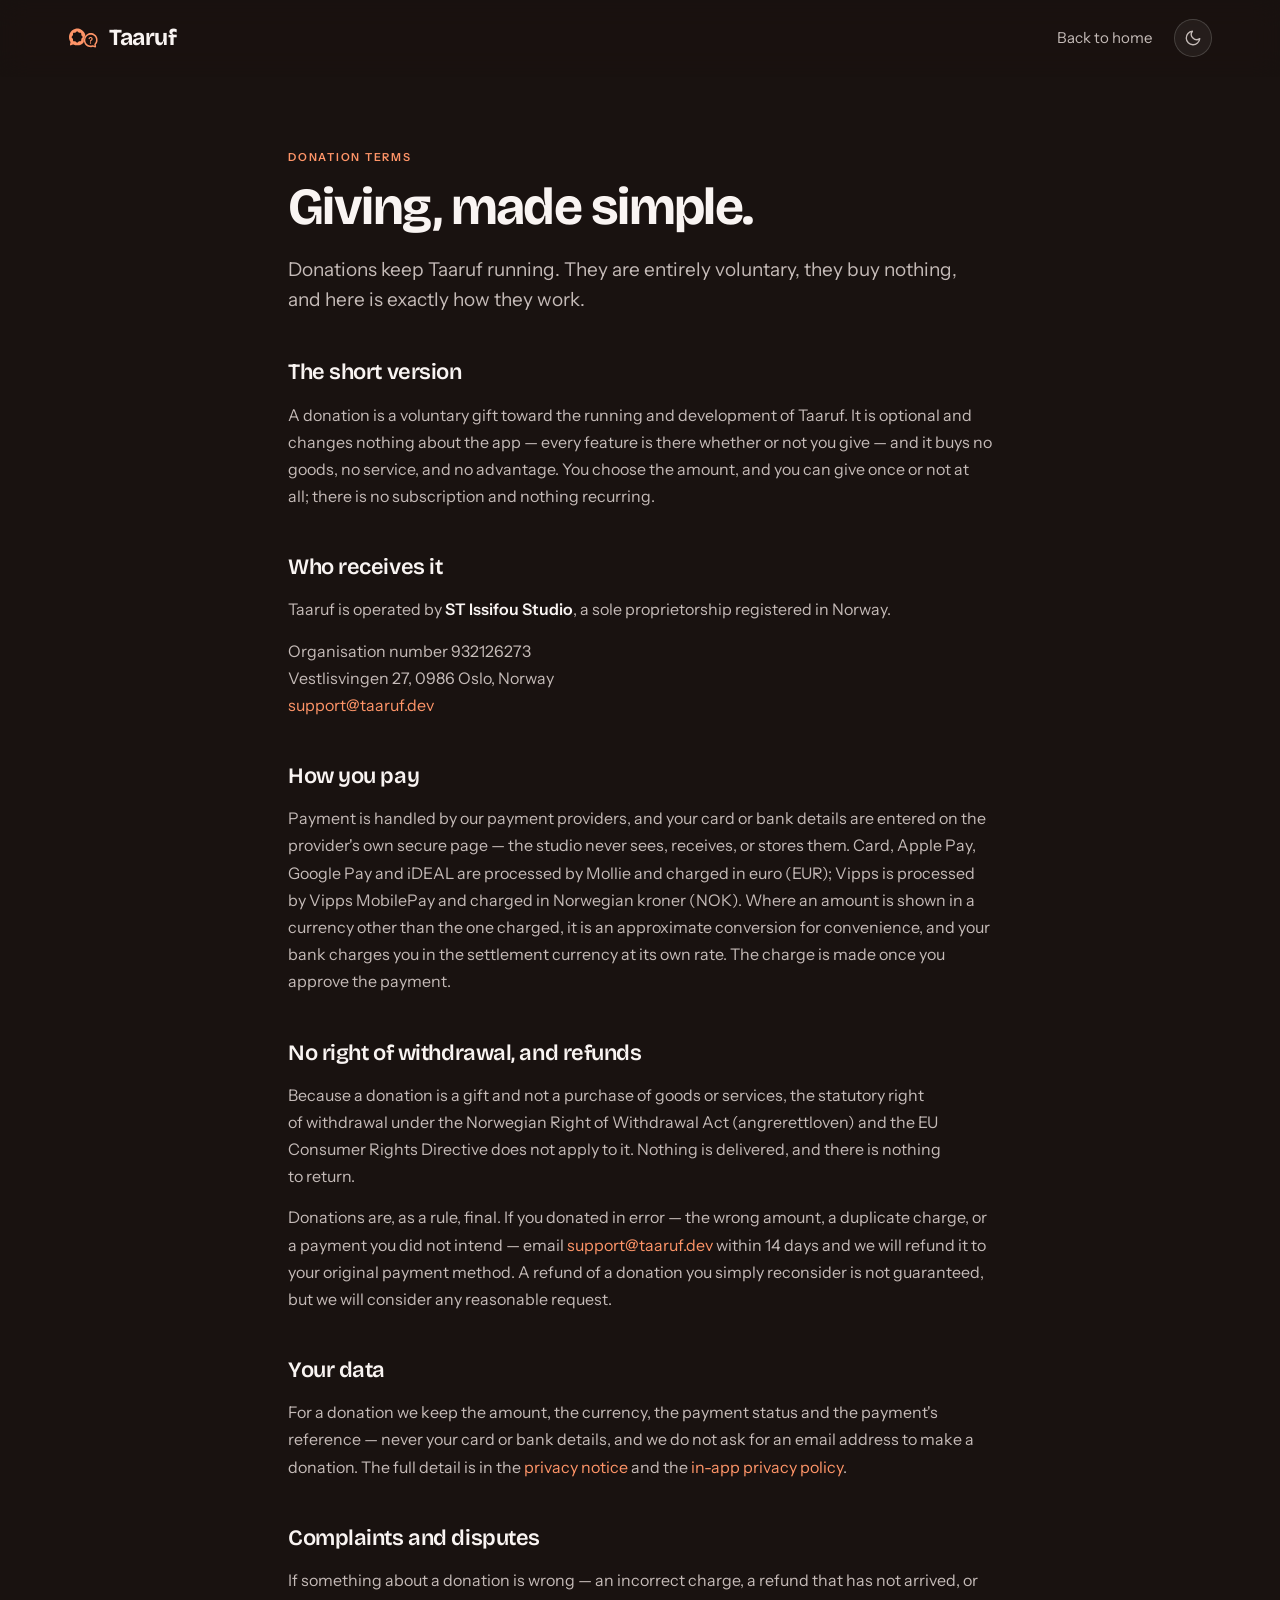
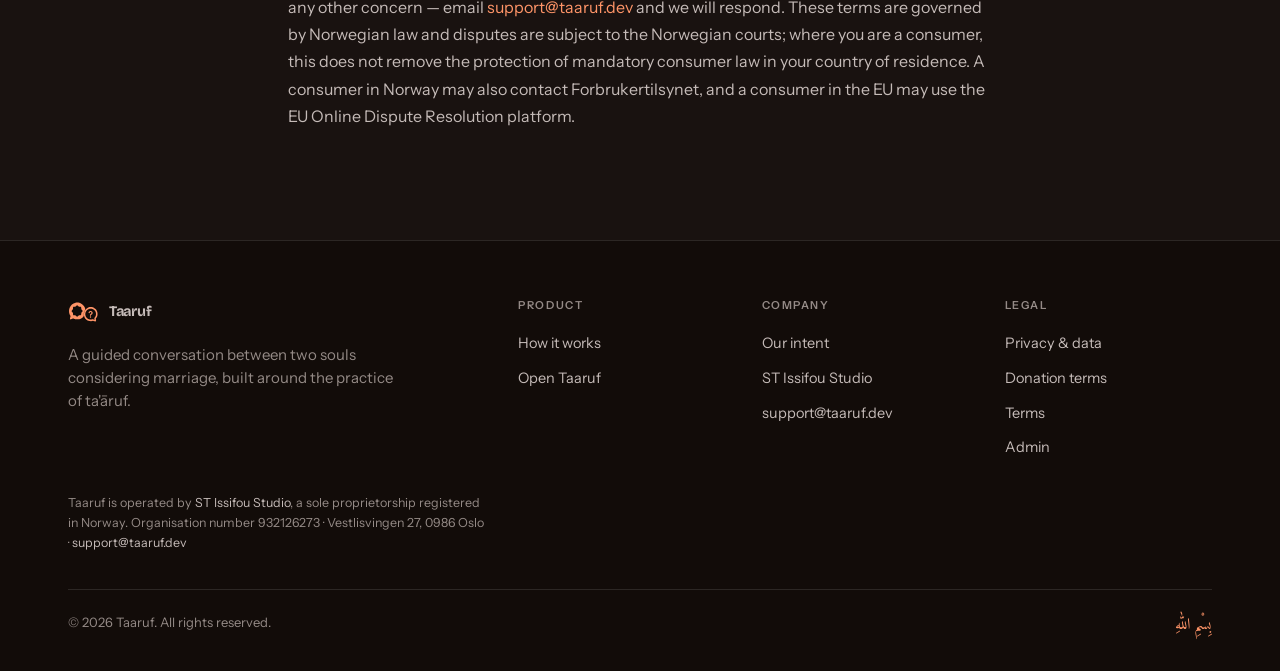
<file: donation-terms.html>
<!doctype html>
<html lang="en">
  <head>
    <meta charset="utf-8" />
    <meta name="viewport" content="width=device-width, initial-scale=1" />
    <title>Donation terms · Taaruf</title>
    <meta
      name="description"
      content="How donations to Taaruf work: entirely voluntary, no goods or service in return, and exactly how payment, refunds and your data are handled."
    />
    <link rel="icon" type="image/svg+xml" href="logo.svg" />
    <link rel="preload" href="fonts/bricolage-grotesque-500-800-latin.woff2" as="font" type="font/woff2" crossorigin />
    <link rel="preload" href="fonts/instrument-sans-400-600-latin.woff2" as="font" type="font/woff2" crossorigin />
    <link rel="stylesheet" href="fonts.css" />
    <link rel="stylesheet" href="styles.css" />
    <!--
      Theme applied before first paint. script.js is at the end of the body, so
      leaving this to it means a returning visitor who chose light watches the
      page paint midnight and then flip. Inline and blocking in the head is the
      only place that avoids it. Keep the default in step with script.js and
      with the bare :root block in styles.css.
    -->
    <script>
      try {
        document.documentElement.setAttribute(
          'data-theme',
          localStorage.getItem('theme') ?? 'dark'
        );
      } catch (e) {
        document.documentElement.setAttribute('data-theme', 'dark');
      }
    </script>
  </head>
  <body>
    <svg width="0" height="0" style="position: absolute" aria-hidden="true">
      <defs>
        <symbol id="brand-logo" viewBox="0 0 348.75 240">
          <path
            fill="currentColor"
            fill-rule="evenodd"
            d="M 88.058594 18.507812 C 83.691406 19.464844 76.863281 21.523438 72.886719 23.085938 C 68.90625 24.648438 60.808594 29.140625 54.886719 33.066406 C 48.964844 36.996094 41.453125 43.167969 38.195312 46.785156 C 34.933594 50.402344 30.074219 56.65625 27.394531 60.683594 C 24.714844 64.710938 21.082031 71.546875 19.320312 75.871094 C 17.5625 80.191406 15.1875 87.707031 14.042969 92.566406 C 12.902344 97.425781 11.945312 107.03125 11.917969 113.910156 C 11.890625 120.789062 12.597656 129.96875 13.492188 134.3125 C 14.386719 138.65625 16.644531 146.0625 18.507812 150.765625 C 20.371094 155.472656 23.675781 162.210938 25.847656 165.738281 L 29.800781 172.152344 L 26.289062 188.136719 C 24.359375 196.929688 22.777344 205.425781 22.777344 207.015625 C 22.777344 208.632812 24.035156 210.578125 25.625 211.429688 C 28.027344 212.710938 30.914062 211.960938 44.152344 206.601562 C 58.765625 200.683594 60.121094 200.371094 64.0625 201.964844 C 66.386719 202.90625 72.445312 205.25 77.527344 207.167969 C 86.152344 210.429688 88.148438 210.65625 107.867188 210.59375 C 127.671875 210.539062 129.585938 210.304688 138.871094 206.84375 C 144.3125 204.816406 152.933594 200.59375 158.03125 197.457031 C 163.128906 194.320312 170.996094 187.914062 175.511719 183.222656 C 180.027344 178.527344 183.789062 173.898438 183.871094 172.929688 C 183.953125 171.960938 183.902344 164.941406 183.757812 157.332031 C 183.613281 149.722656 184.191406 139.652344 185.042969 134.953125 C 185.890625 130.257812 188.015625 122.328125 189.761719 117.335938 C 191.507812 112.339844 194.828125 105.308594 197.144531 101.710938 C 201.199219 95.40625 201.300781 94.910156 199.90625 88.277344 C 199.109375 84.492188 196.371094 77.003906 193.816406 71.640625 C 191.265625 66.273438 186.171875 57.921875 182.496094 53.078125 C 178.820312 48.234375 172.101562 41.253906 167.566406 37.566406 C 163.03125 33.878906 155.164062 28.816406 150.082031 26.316406 C 145.003906 23.8125 136.152344 20.582031 130.414062 19.132812 C 123.433594 17.375 116.011719 16.546875 107.988281 16.632812 C 101.390625 16.707031 92.421875 17.550781 88.058594 18.507812 M 94.113281 56.648438 L 84.769531 65.207031 L 74.222656 65.207031 C 65.433594 65.207031 63.234375 65.644531 61.035156 67.839844 C 58.839844 70.027344 58.398438 72.226562 58.398438 80.933594 L 58.398438 91.394531 L 52.039062 99.03125 C 48.539062 103.234375 44.667969 108.214844 43.433594 110.105469 C 42.058594 112.207031 41.550781 114.503906 42.125 116.027344 C 42.640625 117.394531 46.515625 122.53125 50.730469 127.4375 L 58.398438 136.355469 L 58.398438 146.558594 C 58.398438 153.664062 59.019531 157.652344 60.449219 159.6875 C 62.296875 162.316406 63.628906 162.613281 73.636719 162.613281 L 84.769531 162.613281 L 94.113281 171.167969 C 99.652344 176.242188 104.625 179.71875 106.324219 179.714844 C 108 179.707031 113.011719 176.1875 118.421875 171.21875 L 127.65625 162.734375 L 138.335938 162.671875 C 147.046875 162.625 149.425781 162.160156 151.25 160.148438 C 152.832031 158.40625 153.722656 154.261719 154.292969 145.996094 L 155.101562 134.3125 L 162.816406 125.351562 C 167.058594 120.425781 170.53125 115.265625 170.53125 113.886719 C 170.53125 112.511719 167.058594 107.25 162.816406 102.195312 L 155.101562 93.003906 L 154.214844 81.480469 C 153.613281 73.667969 152.632812 69.195312 151.171875 67.582031 C 149.429688 65.664062 146.953125 65.207031 138.285156 65.207031 L 127.550781 65.207031 L 118.15625 56.648438 C 112.988281 51.945312 107.570312 48.09375 106.109375 48.09375 C 104.652344 48.09375 99.253906 51.945312 94.113281 56.648438 M 254.304688 68.675781 C 252.128906 69.007812 247.082031 70.195312 243.089844 71.308594 C 239.097656 72.425781 231.8125 75.441406 226.898438 78.007812 C 220.636719 81.28125 215.101562 85.71875 208.425781 92.824219 C 203.046875 98.554688 197.035156 106.648438 194.625 111.402344 C 192.273438 116.039062 189.160156 124.519531 187.699219 130.246094 C 186.042969 136.746094 185.042969 144.960938 185.042969 152.113281 C 185.042969 158.414062 185.632812 166.761719 186.355469 170.660156 C 187.078125 174.5625 190.132812 182.785156 193.148438 188.941406 C 197.328125 197.472656 200.851562 202.316406 207.996094 209.34375 C 214.332031 215.578125 220.566406 220.164062 227.257812 223.519531 C 232.703125 226.246094 241.308594 229.347656 246.386719 230.40625 C 251.46875 231.464844 258.628906 232.34375 262.296875 232.355469 C 265.96875 232.367188 273.882812 231.140625 279.882812 229.625 L 290.792969 226.871094 L 303.796875 232.257812 C 310.949219 235.21875 318.308594 237.644531 320.152344 237.644531 C 322.203125 237.644531 324.28125 236.457031 325.515625 234.582031 C 327.328125 231.816406 327.273438 230.140625 324.957031 217.316406 L 322.390625 203.113281 L 327.5625 196.277344 C 330.40625 192.515625 334.460938 185.625 336.566406 180.960938 C 338.671875 176.300781 341.058594 169.347656 341.875 165.511719 C 342.6875 161.671875 343.34375 153.972656 343.332031 148.398438 C 343.320312 142.824219 342.40625 134.410156 341.296875 129.707031 C 340.191406 125 337.09375 116.707031 334.421875 111.277344 C 331 104.328125 326.816406 98.660156 320.296875 92.140625 C 315.199219 87.042969 307.765625 81.027344 303.773438 78.773438 C 299.785156 76.515625 292.488281 73.445312 287.558594 71.941406 C 282.632812 70.4375 274.027344 68.953125 268.429688 68.640625 C 262.835938 68.328125 256.480469 68.34375 254.304688 68.675781 M 253.644531 87.726562 C 249.652344 88.375 241.9375 91.082031 236.492188 93.738281 C 230.191406 96.820312 224.117188 101.105469 219.761719 105.550781 C 215.839844 109.554688 210.90625 116.617188 208.199219 122.105469 C 205 128.589844 202.992188 135.074219 201.96875 142.210938 C 200.707031 151.035156 200.8125 154.433594 202.609375 163.179688 C 203.792969 168.921875 206.324219 176.707031 208.238281 180.476562 C 210.148438 184.25 214.304688 190.289062 217.464844 193.898438 C 220.628906 197.507812 226.207031 202.371094 229.859375 204.710938 C 233.511719 207.046875 240.113281 210.082031 244.53125 211.453125 C 249.488281 212.996094 256.425781 213.945312 262.667969 213.9375 C 268.945312 213.933594 276.019531 212.941406 281.347656 211.320312 L 289.921875 208.714844 L 299.488281 213.242188 C 305.21875 215.953125 309.035156 217.136719 309.007812 216.1875 C 308.980469 215.320312 308.136719 210.773438 307.128906 206.089844 C 306.125 201.402344 305.636719 197.03125 306.046875 196.367188 C 306.457031 195.703125 309.609375 191.449219 313.046875 186.914062 C 316.734375 182.054688 320.550781 174.964844 322.339844 169.652344 C 324.535156 163.128906 325.386719 157.546875 325.417969 149.449219 C 325.449219 142.011719 324.652344 135.835938 323.046875 131.023438 C 321.714844 127.039062 319.121094 121.152344 317.277344 117.941406 C 315.4375 114.730469 311.597656 109.578125 308.75 106.496094 C 305.90625 103.414062 300.75 99.082031 297.300781 96.875 C 293.851562 94.667969 287.8125 91.761719 283.878906 90.417969 C 279.945312 89.074219 273.167969 87.652344 268.816406 87.261719 C 264.460938 86.871094 257.636719 87.078125 253.644531 87.726562 M 252.929688 116.382812 C 249.996094 117.710938 246.011719 120.679688 244.078125 122.976562 C 242.140625 125.273438 240.160156 129.25 239.679688 131.816406 C 239.179688 134.464844 239.382812 137.0625 240.140625 137.820312 C 240.878906 138.554688 243.453125 139.253906 245.863281 139.367188 C 249.527344 139.542969 250.546875 138.933594 252.117188 135.628906 C 253.148438 133.457031 254.898438 130.644531 256.003906 129.375 C 257.113281 128.101562 259.851562 127.074219 262.128906 127.074219 C 264.394531 127.074219 267.570312 127.996094 269.179688 129.121094 C 271.328125 130.621094 272.113281 132.496094 272.113281 136.132812 C 272.113281 139.625 271.234375 141.871094 269.144531 143.710938 C 267.511719 145.152344 264.496094 147.375 262.4375 148.652344 C 260.382812 149.925781 257.828125 153.058594 256.761719 155.605469 C 255.691406 158.152344 255 162.402344 255.21875 165.046875 C 255.617188 169.804688 255.679688 169.851562 261.558594 169.851562 C 267.453125 169.851562 267.5 169.816406 267.902344 164.988281 C 268.246094 160.847656 269.292969 159.410156 274.921875 155.378906 C 279.164062 152.335938 282.4375 148.65625 284.050781 145.109375 C 285.433594 142.066406 286.582031 137.988281 286.597656 136.042969 C 286.613281 134.097656 285.992188 130.839844 285.21875 128.804688 C 284.445312 126.765625 282.515625 123.6875 280.929688 121.960938 C 279.347656 120.238281 275.675781 117.734375 272.773438 116.398438 C 269.871094 115.0625 265.417969 113.96875 262.878906 113.96875 C 260.339844 113.96875 255.863281 115.054688 252.929688 116.382812 M 256.28125 178.410156 C 254.832031 179.855469 253.644531 182.523438 253.644531 184.332031 C 253.644531 186.140625 254.832031 188.808594 256.28125 190.253906 C 257.734375 191.703125 260.109375 192.886719 261.558594 192.886719 C 263.011719 192.886719 265.386719 191.703125 266.835938 190.253906 C 268.289062 188.808594 269.476562 186.140625 269.476562 184.332031 C 269.476562 182.523438 268.289062 179.855469 266.835938 178.410156 C 265.386719 176.960938 263.011719 175.777344 261.558594 175.777344 C 260.109375 175.777344 257.734375 176.960938 256.28125 178.410156"
          />
        </symbol>
      </defs>
    </svg>

    <div class="page">
    <nav class="top">
      <div class="wrap row">
        <a class="brand" href="index.html" aria-label="Taaruf, home">
            <span class="mk">
              <svg width="30" height="21" viewBox="0 0 348.75 240" preserveAspectRatio="xMidYMid meet" role="img" aria-label="Taaruf logo"><use href="#brand-logo" /></svg>
            </span>
            Taaruf
          </a>
        <div class="nav-links">
          <a href="index.html" class="lk">Back to home</a>
          <button
            type="button"
            class="theme-toggle"
            id="themeToggle"
            aria-label="Toggle theme"
            title="Toggle theme"
          >
            <svg class="t-sun" width="18" height="18" viewBox="0 0 24 24" fill="none" stroke="currentColor" stroke-width="1.8" stroke-linecap="round" stroke-linejoin="round">
              <circle cx="12" cy="12" r="4" />
              <path d="M12 2v2M12 20v2M4.93 4.93l1.41 1.41M17.66 17.66l1.41 1.41M2 12h2M20 12h2M4.93 19.07l1.41-1.41M17.66 6.34l1.41-1.41" />
            </svg>
            <svg class="t-moon" width="18" height="18" viewBox="0 0 24 24" fill="none" stroke="currentColor" stroke-width="1.8" stroke-linecap="round" stroke-linejoin="round">
              <path d="M21 12.79A9 9 0 1 1 11.21 3 7 7 0 0 0 21 12.79z" />
            </svg>
          </button>
        </div>
      </div>
    </nav>

    <main>
    <article class="legal">
      <div class="wrap">
        <div class="eyebrow on-terra">Donation terms</div>
        <h1 class="legal-title">Giving, made simple.</h1>
        <p class="lede">
          Donations keep Taaruf running. They are entirely voluntary, they buy
          nothing, and here is exactly how they work.
        </p>

        <h2>The short version</h2>
        <p>
          A donation is a voluntary gift toward the running and development of
          Taaruf. It is optional and changes nothing about the app — every
          feature is there whether or not you give — and it buys no goods, no
          service, and no advantage. You choose the amount, and you can give
          once or not at all; there is no subscription and nothing recurring.
        </p>

        <h2>Who receives it</h2>
        <p>
          Taaruf is operated by <strong>ST Issifou Studio</strong>, a sole
          proprietorship registered in Norway.
        </p>
        <p>
          Organisation number 932126273<br />
          Vestlisvingen 27, 0986 Oslo, Norway<br />
          <a href="mailto:support@taaruf.dev">support@taaruf.dev</a>
        </p>

        <h2>How you pay</h2>
        <p>
          Payment is handled by our payment providers, and your card or bank
          details are entered on the provider's own secure page — the studio
          never sees, receives, or stores them. Card, Apple Pay, Google Pay and
          iDEAL are processed by Mollie and charged in euro (EUR); Vipps is
          processed by Vipps MobilePay and charged in Norwegian kroner (NOK).
          Where an amount is shown in a currency other than the one charged, it
          is an approximate conversion for convenience, and your bank charges you
          in the settlement currency at its own rate. The charge is made once you
          approve the payment.
        </p>

        <h2>No right of withdrawal, and refunds</h2>
        <p>
          Because a donation is a gift and not a purchase of goods or services,
          the statutory right of withdrawal under the Norwegian Right of
          Withdrawal Act (angrerettloven) and the EU Consumer Rights Directive
          does not apply to it. Nothing is delivered, and there is nothing to
          return.
        </p>
        <p>
          Donations are, as a rule, final. If you donated in error — the wrong
          amount, a duplicate charge, or a payment you did not intend — email
          <a href="mailto:support@taaruf.dev">support@taaruf.dev</a> within 14
          days and we will refund it to your original payment method. A refund of
          a donation you simply reconsider is not guaranteed, but we will
          consider any reasonable request.
        </p>

        <h2>Your data</h2>
        <p>
          For a donation we keep the amount, the currency, the payment status and
          the payment's reference — never your card or bank details, and we do
          not ask for an email address to make a donation. The full detail is in
          the <a href="privacy.html">privacy notice</a> and the
          <a href="https://app.taaruf.dev/privacy">in-app privacy policy</a>.
        </p>

        <h2>Complaints and disputes</h2>
        <p>
          If something about a donation is wrong — an incorrect charge, a refund
          that has not arrived, or any other concern — email
          <a href="mailto:support@taaruf.dev">support@taaruf.dev</a> and we will
          respond. These terms are governed by Norwegian law and disputes are
          subject to the Norwegian courts; where you are a consumer, this does
          not remove the protection of mandatory consumer law in your country of
          residence. A consumer in Norway may also contact Forbrukertilsynet, and
          a consumer in the EU may use the EU Online Dispute Resolution platform.
        </p>
      </div>
    </article>
    </main>

    <footer class="foot">
      <div class="wrap">
        <div class="foot-grid">
          <div>
            <a class="brand" href="index.html" aria-label="Taaruf">
            <span class="mk">
              <svg width="30" height="21" viewBox="0 0 348.75 240" preserveAspectRatio="xMidYMid meet" role="img" aria-label="Taaruf logo"><use href="#brand-logo" /></svg>
            </span>
            Taaruf
          </a>
            <p class="blurb">
              A guided conversation between two souls considering marriage,
              built around the practice of ta'āruf.
            </p>
          </div>
          <div>
            <h5>Product</h5>
            <ul>
              <li><a href="index.html#how">How it works</a></li>
              <li><a href="https://app.taaruf.dev">Open Taaruf</a></li>
            </ul>
          </div>
          <div>
            <h5>Company</h5>
            <ul>
              <li><a href="index.html#note">Our intent</a></li>
              <li><a href="https://saleemtoure.com" rel="noopener">ST Issifou Studio</a></li>
              <li><a href="mailto:support@taaruf.dev">support@taaruf.dev</a></li>
            </ul>
          </div>
          <div>
            <h5>Legal</h5>
            <ul>
              <li><a href="privacy.html">Privacy &amp; data</a></li>
              <li><a href="donation-terms.html">Donation terms</a></li>
              <li><a href="https://app.taaruf.dev/terms">Terms</a></li>
              <li><a href="https://app.taaruf.dev/admin" rel="nofollow">Admin</a></li>
            </ul>
          </div>
        </div>

        <p class="foot-legal">
          Taaruf is operated by
          <a href="https://saleemtoure.com" rel="noopener">ST Issifou Studio</a>,
          a sole proprietorship registered in Norway. Organisation number
          932126273 · Vestlisvingen 27, 0986 Oslo ·
          <a href="mailto:support@taaruf.dev">support@taaruf.dev</a>
        </p>

        <div class="foot-bottom">
          <div>© <span id="year">2026</span> Taaruf. All rights reserved.</div>
          <div class="ar">بِسْمِ اللهِ</div>
        </div>
      </div>
    </footer>
    </div>
    <script src="script.js"></script>
  </body>
</html>
</file>
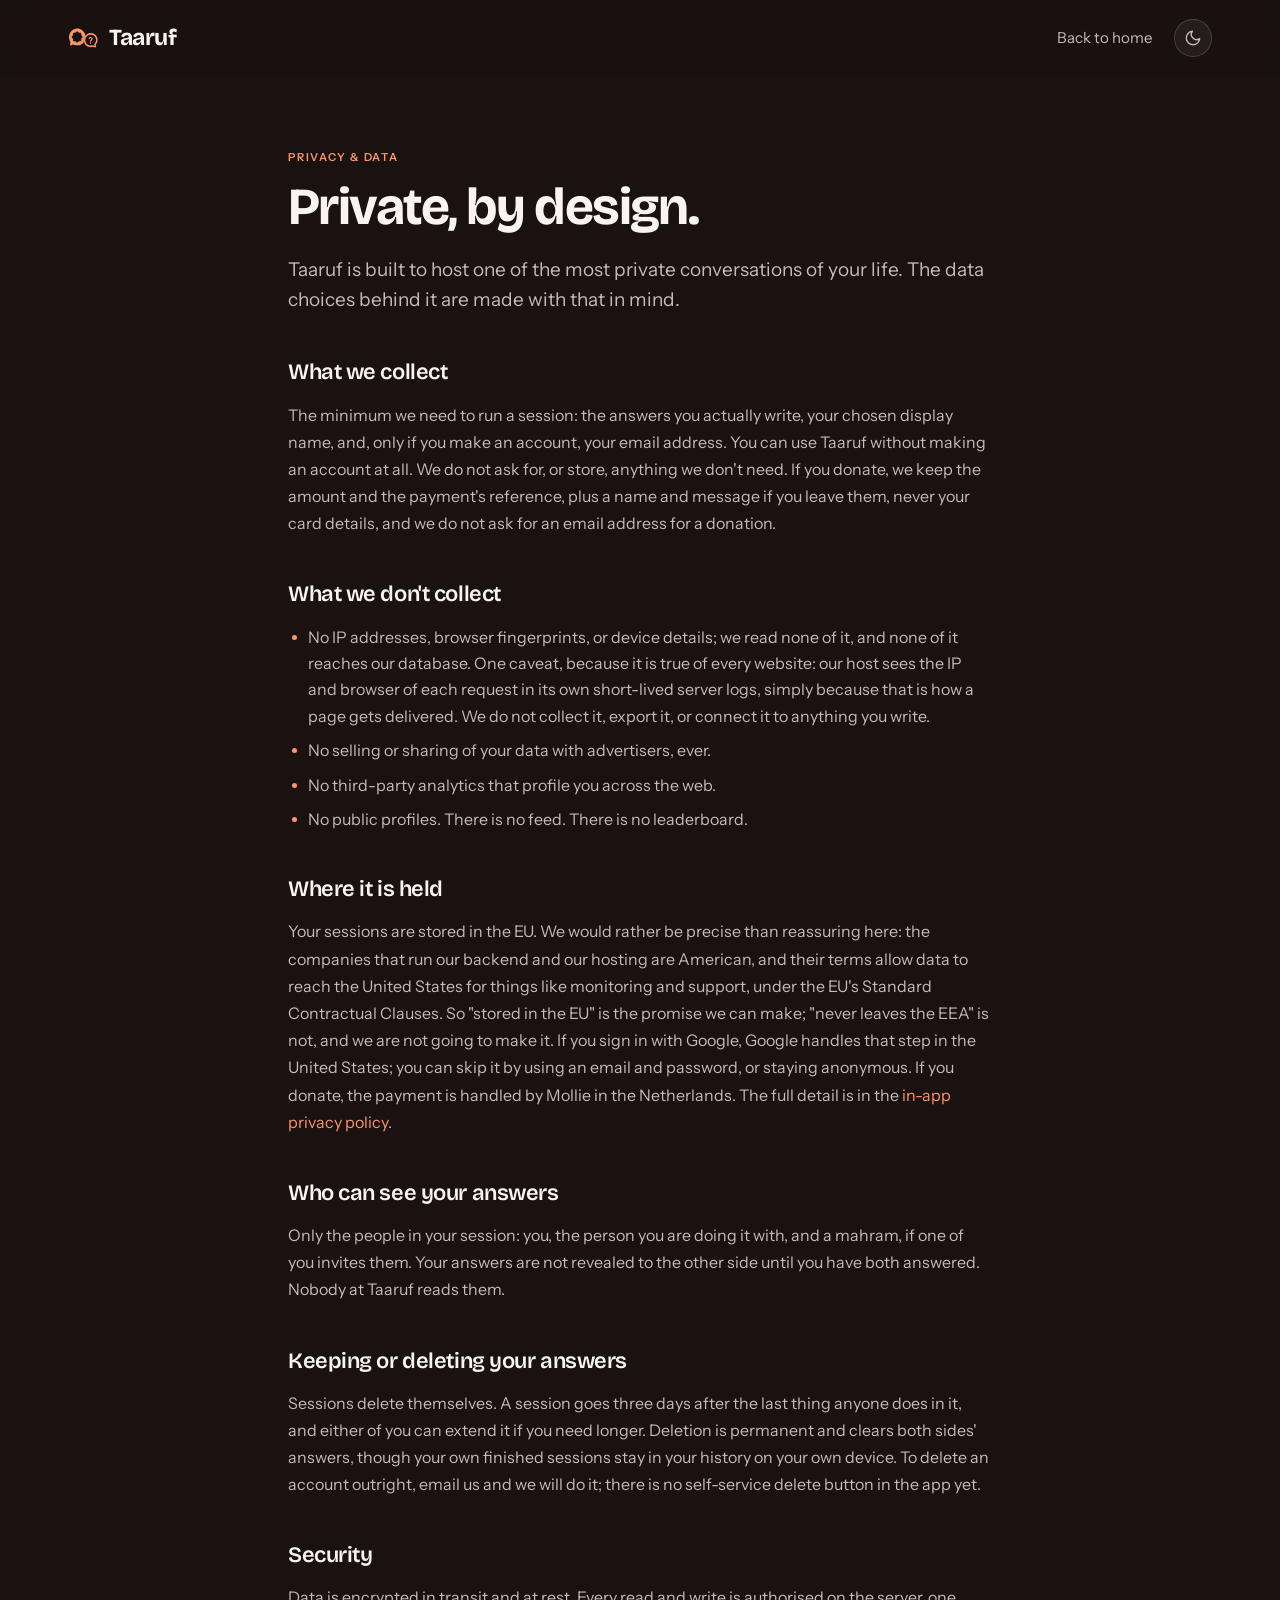
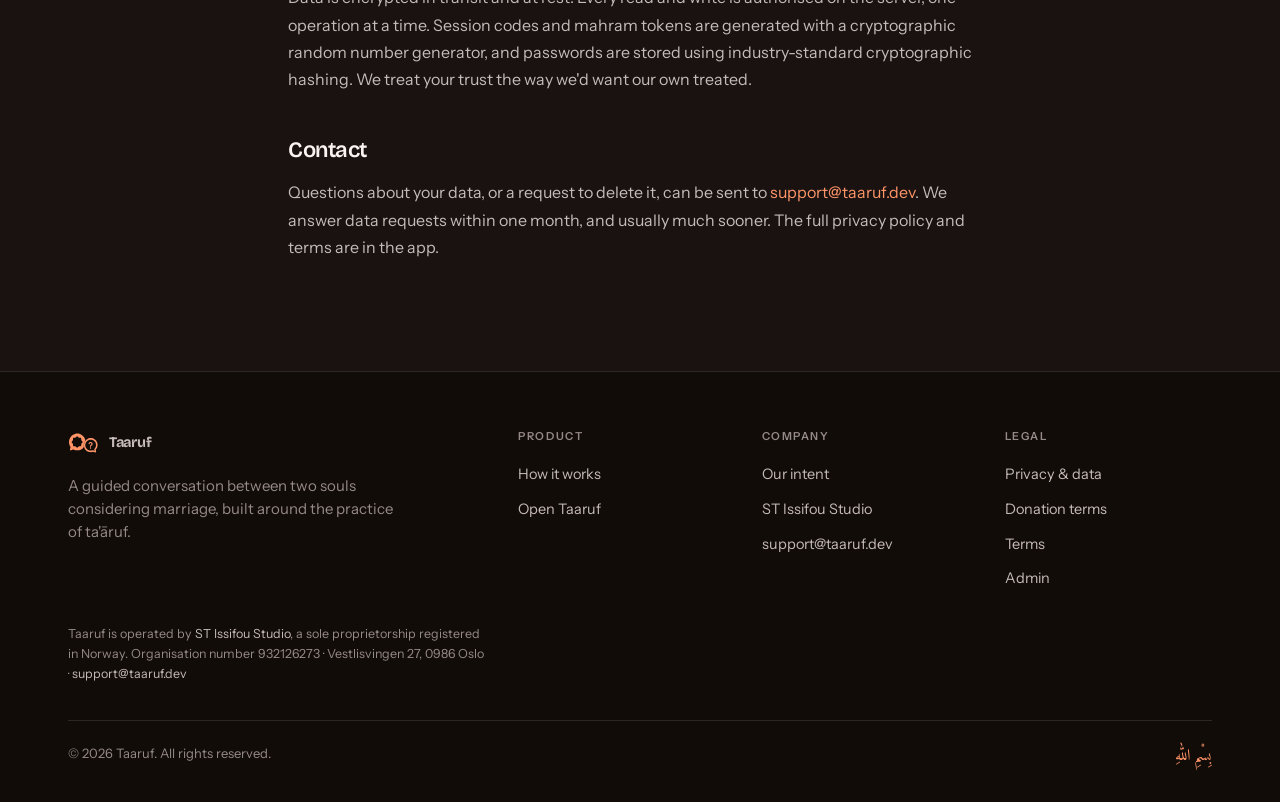
<file: privacy.html>
<!doctype html>
<html lang="en">
  <head>
    <meta charset="utf-8" />
    <meta name="viewport" content="width=device-width, initial-scale=1" />
    <title>Privacy &amp; data · Taaruf</title>
    <meta
      name="description"
      content="How Taaruf handles your data: what we collect, what we don't, and the principles behind every choice."
    />
    <link rel="icon" type="image/svg+xml" href="logo.svg" />
    <link rel="preload" href="fonts/bricolage-grotesque-500-800-latin.woff2" as="font" type="font/woff2" crossorigin />
    <link rel="preload" href="fonts/instrument-sans-400-600-latin.woff2" as="font" type="font/woff2" crossorigin />
    <link rel="stylesheet" href="fonts.css" />
    <link rel="stylesheet" href="styles.css" />
    <!--
      Theme applied before first paint. script.js is at the end of the body, so
      leaving this to it means a returning visitor who chose light watches the
      page paint midnight and then flip. Inline and blocking in the head is the
      only place that avoids it. Keep the default in step with script.js and
      with the bare :root block in styles.css.
    -->
    <script>
      try {
        document.documentElement.setAttribute(
          'data-theme',
          localStorage.getItem('theme') ?? 'dark'
        );
      } catch (e) {
        document.documentElement.setAttribute('data-theme', 'dark');
      }
    </script>
  </head>
  <body>
    <svg width="0" height="0" style="position: absolute" aria-hidden="true">
      <defs>
        <symbol id="brand-logo" viewBox="0 0 348.75 240">
          <path
            fill="currentColor"
            fill-rule="evenodd"
            d="M 88.058594 18.507812 C 83.691406 19.464844 76.863281 21.523438 72.886719 23.085938 C 68.90625 24.648438 60.808594 29.140625 54.886719 33.066406 C 48.964844 36.996094 41.453125 43.167969 38.195312 46.785156 C 34.933594 50.402344 30.074219 56.65625 27.394531 60.683594 C 24.714844 64.710938 21.082031 71.546875 19.320312 75.871094 C 17.5625 80.191406 15.1875 87.707031 14.042969 92.566406 C 12.902344 97.425781 11.945312 107.03125 11.917969 113.910156 C 11.890625 120.789062 12.597656 129.96875 13.492188 134.3125 C 14.386719 138.65625 16.644531 146.0625 18.507812 150.765625 C 20.371094 155.472656 23.675781 162.210938 25.847656 165.738281 L 29.800781 172.152344 L 26.289062 188.136719 C 24.359375 196.929688 22.777344 205.425781 22.777344 207.015625 C 22.777344 208.632812 24.035156 210.578125 25.625 211.429688 C 28.027344 212.710938 30.914062 211.960938 44.152344 206.601562 C 58.765625 200.683594 60.121094 200.371094 64.0625 201.964844 C 66.386719 202.90625 72.445312 205.25 77.527344 207.167969 C 86.152344 210.429688 88.148438 210.65625 107.867188 210.59375 C 127.671875 210.539062 129.585938 210.304688 138.871094 206.84375 C 144.3125 204.816406 152.933594 200.59375 158.03125 197.457031 C 163.128906 194.320312 170.996094 187.914062 175.511719 183.222656 C 180.027344 178.527344 183.789062 173.898438 183.871094 172.929688 C 183.953125 171.960938 183.902344 164.941406 183.757812 157.332031 C 183.613281 149.722656 184.191406 139.652344 185.042969 134.953125 C 185.890625 130.257812 188.015625 122.328125 189.761719 117.335938 C 191.507812 112.339844 194.828125 105.308594 197.144531 101.710938 C 201.199219 95.40625 201.300781 94.910156 199.90625 88.277344 C 199.109375 84.492188 196.371094 77.003906 193.816406 71.640625 C 191.265625 66.273438 186.171875 57.921875 182.496094 53.078125 C 178.820312 48.234375 172.101562 41.253906 167.566406 37.566406 C 163.03125 33.878906 155.164062 28.816406 150.082031 26.316406 C 145.003906 23.8125 136.152344 20.582031 130.414062 19.132812 C 123.433594 17.375 116.011719 16.546875 107.988281 16.632812 C 101.390625 16.707031 92.421875 17.550781 88.058594 18.507812 M 94.113281 56.648438 L 84.769531 65.207031 L 74.222656 65.207031 C 65.433594 65.207031 63.234375 65.644531 61.035156 67.839844 C 58.839844 70.027344 58.398438 72.226562 58.398438 80.933594 L 58.398438 91.394531 L 52.039062 99.03125 C 48.539062 103.234375 44.667969 108.214844 43.433594 110.105469 C 42.058594 112.207031 41.550781 114.503906 42.125 116.027344 C 42.640625 117.394531 46.515625 122.53125 50.730469 127.4375 L 58.398438 136.355469 L 58.398438 146.558594 C 58.398438 153.664062 59.019531 157.652344 60.449219 159.6875 C 62.296875 162.316406 63.628906 162.613281 73.636719 162.613281 L 84.769531 162.613281 L 94.113281 171.167969 C 99.652344 176.242188 104.625 179.71875 106.324219 179.714844 C 108 179.707031 113.011719 176.1875 118.421875 171.21875 L 127.65625 162.734375 L 138.335938 162.671875 C 147.046875 162.625 149.425781 162.160156 151.25 160.148438 C 152.832031 158.40625 153.722656 154.261719 154.292969 145.996094 L 155.101562 134.3125 L 162.816406 125.351562 C 167.058594 120.425781 170.53125 115.265625 170.53125 113.886719 C 170.53125 112.511719 167.058594 107.25 162.816406 102.195312 L 155.101562 93.003906 L 154.214844 81.480469 C 153.613281 73.667969 152.632812 69.195312 151.171875 67.582031 C 149.429688 65.664062 146.953125 65.207031 138.285156 65.207031 L 127.550781 65.207031 L 118.15625 56.648438 C 112.988281 51.945312 107.570312 48.09375 106.109375 48.09375 C 104.652344 48.09375 99.253906 51.945312 94.113281 56.648438 M 254.304688 68.675781 C 252.128906 69.007812 247.082031 70.195312 243.089844 71.308594 C 239.097656 72.425781 231.8125 75.441406 226.898438 78.007812 C 220.636719 81.28125 215.101562 85.71875 208.425781 92.824219 C 203.046875 98.554688 197.035156 106.648438 194.625 111.402344 C 192.273438 116.039062 189.160156 124.519531 187.699219 130.246094 C 186.042969 136.746094 185.042969 144.960938 185.042969 152.113281 C 185.042969 158.414062 185.632812 166.761719 186.355469 170.660156 C 187.078125 174.5625 190.132812 182.785156 193.148438 188.941406 C 197.328125 197.472656 200.851562 202.316406 207.996094 209.34375 C 214.332031 215.578125 220.566406 220.164062 227.257812 223.519531 C 232.703125 226.246094 241.308594 229.347656 246.386719 230.40625 C 251.46875 231.464844 258.628906 232.34375 262.296875 232.355469 C 265.96875 232.367188 273.882812 231.140625 279.882812 229.625 L 290.792969 226.871094 L 303.796875 232.257812 C 310.949219 235.21875 318.308594 237.644531 320.152344 237.644531 C 322.203125 237.644531 324.28125 236.457031 325.515625 234.582031 C 327.328125 231.816406 327.273438 230.140625 324.957031 217.316406 L 322.390625 203.113281 L 327.5625 196.277344 C 330.40625 192.515625 334.460938 185.625 336.566406 180.960938 C 338.671875 176.300781 341.058594 169.347656 341.875 165.511719 C 342.6875 161.671875 343.34375 153.972656 343.332031 148.398438 C 343.320312 142.824219 342.40625 134.410156 341.296875 129.707031 C 340.191406 125 337.09375 116.707031 334.421875 111.277344 C 331 104.328125 326.816406 98.660156 320.296875 92.140625 C 315.199219 87.042969 307.765625 81.027344 303.773438 78.773438 C 299.785156 76.515625 292.488281 73.445312 287.558594 71.941406 C 282.632812 70.4375 274.027344 68.953125 268.429688 68.640625 C 262.835938 68.328125 256.480469 68.34375 254.304688 68.675781 M 253.644531 87.726562 C 249.652344 88.375 241.9375 91.082031 236.492188 93.738281 C 230.191406 96.820312 224.117188 101.105469 219.761719 105.550781 C 215.839844 109.554688 210.90625 116.617188 208.199219 122.105469 C 205 128.589844 202.992188 135.074219 201.96875 142.210938 C 200.707031 151.035156 200.8125 154.433594 202.609375 163.179688 C 203.792969 168.921875 206.324219 176.707031 208.238281 180.476562 C 210.148438 184.25 214.304688 190.289062 217.464844 193.898438 C 220.628906 197.507812 226.207031 202.371094 229.859375 204.710938 C 233.511719 207.046875 240.113281 210.082031 244.53125 211.453125 C 249.488281 212.996094 256.425781 213.945312 262.667969 213.9375 C 268.945312 213.933594 276.019531 212.941406 281.347656 211.320312 L 289.921875 208.714844 L 299.488281 213.242188 C 305.21875 215.953125 309.035156 217.136719 309.007812 216.1875 C 308.980469 215.320312 308.136719 210.773438 307.128906 206.089844 C 306.125 201.402344 305.636719 197.03125 306.046875 196.367188 C 306.457031 195.703125 309.609375 191.449219 313.046875 186.914062 C 316.734375 182.054688 320.550781 174.964844 322.339844 169.652344 C 324.535156 163.128906 325.386719 157.546875 325.417969 149.449219 C 325.449219 142.011719 324.652344 135.835938 323.046875 131.023438 C 321.714844 127.039062 319.121094 121.152344 317.277344 117.941406 C 315.4375 114.730469 311.597656 109.578125 308.75 106.496094 C 305.90625 103.414062 300.75 99.082031 297.300781 96.875 C 293.851562 94.667969 287.8125 91.761719 283.878906 90.417969 C 279.945312 89.074219 273.167969 87.652344 268.816406 87.261719 C 264.460938 86.871094 257.636719 87.078125 253.644531 87.726562 M 252.929688 116.382812 C 249.996094 117.710938 246.011719 120.679688 244.078125 122.976562 C 242.140625 125.273438 240.160156 129.25 239.679688 131.816406 C 239.179688 134.464844 239.382812 137.0625 240.140625 137.820312 C 240.878906 138.554688 243.453125 139.253906 245.863281 139.367188 C 249.527344 139.542969 250.546875 138.933594 252.117188 135.628906 C 253.148438 133.457031 254.898438 130.644531 256.003906 129.375 C 257.113281 128.101562 259.851562 127.074219 262.128906 127.074219 C 264.394531 127.074219 267.570312 127.996094 269.179688 129.121094 C 271.328125 130.621094 272.113281 132.496094 272.113281 136.132812 C 272.113281 139.625 271.234375 141.871094 269.144531 143.710938 C 267.511719 145.152344 264.496094 147.375 262.4375 148.652344 C 260.382812 149.925781 257.828125 153.058594 256.761719 155.605469 C 255.691406 158.152344 255 162.402344 255.21875 165.046875 C 255.617188 169.804688 255.679688 169.851562 261.558594 169.851562 C 267.453125 169.851562 267.5 169.816406 267.902344 164.988281 C 268.246094 160.847656 269.292969 159.410156 274.921875 155.378906 C 279.164062 152.335938 282.4375 148.65625 284.050781 145.109375 C 285.433594 142.066406 286.582031 137.988281 286.597656 136.042969 C 286.613281 134.097656 285.992188 130.839844 285.21875 128.804688 C 284.445312 126.765625 282.515625 123.6875 280.929688 121.960938 C 279.347656 120.238281 275.675781 117.734375 272.773438 116.398438 C 269.871094 115.0625 265.417969 113.96875 262.878906 113.96875 C 260.339844 113.96875 255.863281 115.054688 252.929688 116.382812 M 256.28125 178.410156 C 254.832031 179.855469 253.644531 182.523438 253.644531 184.332031 C 253.644531 186.140625 254.832031 188.808594 256.28125 190.253906 C 257.734375 191.703125 260.109375 192.886719 261.558594 192.886719 C 263.011719 192.886719 265.386719 191.703125 266.835938 190.253906 C 268.289062 188.808594 269.476562 186.140625 269.476562 184.332031 C 269.476562 182.523438 268.289062 179.855469 266.835938 178.410156 C 265.386719 176.960938 263.011719 175.777344 261.558594 175.777344 C 260.109375 175.777344 257.734375 176.960938 256.28125 178.410156"
          />
        </symbol>
      </defs>
    </svg>

    <div class="page">
    <nav class="top">
      <div class="wrap row">
        <a class="brand" href="index.html" aria-label="Taaruf, home">
            <span class="mk">
              <svg width="30" height="21" viewBox="0 0 348.75 240" preserveAspectRatio="xMidYMid meet" role="img" aria-label="Taaruf logo"><use href="#brand-logo" /></svg>
            </span>
            Taaruf
          </a>
        <div class="nav-links">
          <a href="index.html" class="lk">Back to home</a>
          <button
            type="button"
            class="theme-toggle"
            id="themeToggle"
            aria-label="Toggle theme"
            title="Toggle theme"
          >
            <svg class="t-sun" width="18" height="18" viewBox="0 0 24 24" fill="none" stroke="currentColor" stroke-width="1.8" stroke-linecap="round" stroke-linejoin="round">
              <circle cx="12" cy="12" r="4" />
              <path d="M12 2v2M12 20v2M4.93 4.93l1.41 1.41M17.66 17.66l1.41 1.41M2 12h2M20 12h2M4.93 19.07l1.41-1.41M17.66 6.34l1.41-1.41" />
            </svg>
            <svg class="t-moon" width="18" height="18" viewBox="0 0 24 24" fill="none" stroke="currentColor" stroke-width="1.8" stroke-linecap="round" stroke-linejoin="round">
              <path d="M21 12.79A9 9 0 1 1 11.21 3 7 7 0 0 0 21 12.79z" />
            </svg>
          </button>
        </div>
      </div>
    </nav>

    <main>
    <article class="legal">
      <div class="wrap">
        <div class="eyebrow on-terra">Privacy &amp; data</div>
        <h1 class="legal-title">Private, by design.</h1>
        <p class="lede">
          Taaruf is built to host one of the most private conversations of
          your life. The data choices behind it are made with that in mind.
        </p>

        <h2>What we collect</h2>
        <p>
          The minimum we need to run a session: the answers you actually
          write, your chosen display name, and, only if you make an account,
          your email address. You can use Taaruf without making an account
          at all. We do not ask for, or store, anything we don't need. If you
          donate, we keep the amount and the payment's reference, plus a name
          and message if you leave them, never your card details, and we do
          not ask for an email address for a donation.
        </p>

        <h2>What we don't collect</h2>
        <ul>
          <li>
            No IP addresses, browser fingerprints, or device details; we read
            none of it, and none of it reaches our database. One caveat, because
            it is true of every website: our host sees the IP and browser of
            each request in its own short-lived server logs, simply because
            that is how a page gets delivered. We do not collect it, export it,
            or connect it to anything you write.
          </li>
          <li>No selling or sharing of your data with advertisers, ever.</li>
          <li>No third-party analytics that profile you across the web.</li>
          <li>No public profiles. There is no feed. There is no leaderboard.</li>
        </ul>

        <h2>Where it is held</h2>
        <p>
          Your sessions are stored in the EU. We would rather be precise than
          reassuring here: the companies that run our backend and our hosting
          are American, and their terms allow data to reach the United States
          for things like monitoring and support, under the EU's Standard
          Contractual Clauses. So "stored in the EU" is the promise we can
          make; "never leaves the EEA" is not, and we are not going to make it.
          If you sign in with Google, Google handles that step in the United
          States; you can skip it by using an email and password, or staying
          anonymous. If you donate, the payment is handled by Mollie in the
          Netherlands. The full detail is in the
          <a href="https://app.taaruf.dev/privacy">in-app privacy policy</a>.
        </p>

        <h2>Who can see your answers</h2>
        <p>
          Only the people in your session: you, the person you are doing it
          with, and a mahram, if one of you invites them. Your answers are
          not revealed to the other side until you have both answered.
          Nobody at Taaruf reads them.
        </p>

        <h2>Keeping or deleting your answers</h2>
        <p>
          Sessions delete themselves. A session goes three days after the
          last thing anyone does in it, and either of you can extend it if
          you need longer. Deletion is permanent and clears both sides'
          answers, though your own finished sessions stay in your history on
          your own device. To delete an account outright, email us and we
          will do it; there is no self-service delete button in the app yet.
        </p>

        <h2>Security</h2>
        <p>
          Data is encrypted in transit and at rest. Every read and write is
          authorised on the server, one operation at a time. Session codes
          and mahram tokens are generated with a cryptographic random number
          generator, and passwords are stored using industry-standard cryptographic
          hashing. We treat your trust the
          way we'd want our own treated.
        </p>

        <h2>Contact</h2>
        <p>
          Questions about your data, or a request to delete it, can be sent
          to <a href="mailto:support@taaruf.dev">support@taaruf.dev</a>. We
          answer data requests within one month, and usually much sooner. The
          full privacy policy and terms are in the app.
        </p>
      </div>
    </article>
    </main>

    <footer class="foot">
      <div class="wrap">
        <div class="foot-grid">
          <div>
            <a class="brand" href="index.html" aria-label="Taaruf">
            <span class="mk">
              <svg width="30" height="21" viewBox="0 0 348.75 240" preserveAspectRatio="xMidYMid meet" role="img" aria-label="Taaruf logo"><use href="#brand-logo" /></svg>
            </span>
            Taaruf
          </a>
            <p class="blurb">
              A guided conversation between two souls considering marriage,
              built around the practice of ta'āruf.
            </p>
          </div>
          <div>
            <h5>Product</h5>
            <ul>
              <li><a href="index.html#how">How it works</a></li>
              <li><a href="https://app.taaruf.dev">Open Taaruf</a></li>
            </ul>
          </div>
          <div>
            <h5>Company</h5>
            <ul>
              <li><a href="index.html#note">Our intent</a></li>
              <li><a href="https://saleemtoure.com" rel="noopener">ST Issifou Studio</a></li>
              <li><a href="mailto:support@taaruf.dev">support@taaruf.dev</a></li>
            </ul>
          </div>
          <div>
            <h5>Legal</h5>
            <ul>
              <li><a href="privacy.html">Privacy &amp; data</a></li>
              <li><a href="donation-terms.html">Donation terms</a></li>
              <li><a href="https://app.taaruf.dev/terms">Terms</a></li>
              <li><a href="https://app.taaruf.dev/admin" rel="nofollow">Admin</a></li>
            </ul>
          </div>
        </div>

        <p class="foot-legal">
          Taaruf is operated by
          <a href="https://saleemtoure.com" rel="noopener">ST Issifou Studio</a>,
          a sole proprietorship registered in Norway. Organisation number
          932126273 · Vestlisvingen 27, 0986 Oslo ·
          <a href="mailto:support@taaruf.dev">support@taaruf.dev</a>
        </p>

        <div class="foot-bottom">
          <div>© <span id="year">2026</span> Taaruf. All rights reserved.</div>
          <div class="ar">بِسْمِ اللهِ</div>
        </div>
      </div>
    </footer>
    </div>
    <script src="script.js"></script>
  </body>
</html>
</file>
<file: fonts.css>
/* ─────────────────────────── WEBFONTS ───────────────────────────
   Self-hosted, deliberately. These were briefly loaded from fonts.googleapis.com,
   which made every visitor's browser disclose their IP, User-Agent and Referer to
   a third party on page load — including on privacy.html, which tells the reader
   "No IP addresses, browser fingerprints, or device details". Taaruf is operated
   from Norway, so GDPR applies and that transfer needs a lawful basis it did not
   have. Serving the files from our own origin removes the third party entirely
   and drops a render-blocking cross-origin round trip.

   Bricolage Grotesque and Instrument Sans are variable fonts: one file each per
   subset covers the whole weight range the design uses, instead of one file per
   weight. Amiri is static and only ever sets Arabic here, so only its arabic
   subset is shipped. The Vietnamese subsets are omitted — no Vietnamese copy.

   latin-ext is NOT optional: "Qur'ān" (U+0101) and "Sūrat al-Ḥujurāt" (U+1E24)
   both fall outside the latin subset.

   All three are SIL OFL 1.1; see fonts/OFL-*.txt. To refresh, re-request the
   css2 URL in git history with a browser User-Agent and re-slice.
   ────────────────────────────────────────────────────────────────────── */

/* Bricolage Grotesque · latin-ext */
@font-face {
  font-family: 'Bricolage Grotesque';
  font-style: normal;
  font-weight: 500 800;
  font-display: swap;
  src: url('fonts/bricolage-grotesque-500-800-latin-ext.woff2') format('woff2');
  unicode-range: U+0100-02BA, U+02BD-02C5, U+02C7-02CC, U+02CE-02D7, U+02DD-02FF, U+0304, U+0308, U+0329, U+1D00-1DBF, U+1E00-1E9F, U+1EF2-1EFF, U+2020, U+20A0-20AB, U+20AD-20C0, U+2113, U+2C60-2C7F, U+A720-A7FF;
}

/* Bricolage Grotesque · latin */
@font-face {
  font-family: 'Bricolage Grotesque';
  font-style: normal;
  font-weight: 500 800;
  font-display: swap;
  src: url('fonts/bricolage-grotesque-500-800-latin.woff2') format('woff2');
  unicode-range: U+0000-00FF, U+0131, U+0152-0153, U+02BB-02BC, U+02C6, U+02DA, U+02DC, U+0304, U+0308, U+0329, U+2000-206F, U+20AC, U+2122, U+2191, U+2193, U+2212, U+2215, U+FEFF, U+FFFD;
}

/* Instrument Sans · latin-ext */
@font-face {
  font-family: 'Instrument Sans';
  font-style: normal;
  font-weight: 400 600;
  font-display: swap;
  src: url('fonts/instrument-sans-400-600-latin-ext.woff2') format('woff2');
  unicode-range: U+0100-02BA, U+02BD-02C5, U+02C7-02CC, U+02CE-02D7, U+02DD-02FF, U+0304, U+0308, U+0329, U+1D00-1DBF, U+1E00-1E9F, U+1EF2-1EFF, U+2020, U+20A0-20AB, U+20AD-20C0, U+2113, U+2C60-2C7F, U+A720-A7FF;
}

/* Instrument Sans · latin */
@font-face {
  font-family: 'Instrument Sans';
  font-style: normal;
  font-weight: 400 600;
  font-display: swap;
  src: url('fonts/instrument-sans-400-600-latin.woff2') format('woff2');
  unicode-range: U+0000-00FF, U+0131, U+0152-0153, U+02BB-02BC, U+02C6, U+02DA, U+02DC, U+0304, U+0308, U+0329, U+2000-206F, U+20AC, U+2122, U+2191, U+2193, U+2212, U+2215, U+FEFF, U+FFFD;
}

/* Amiri · arabic */
@font-face {
  font-family: 'Amiri';
  font-style: normal;
  font-weight: 400;
  font-display: swap;
  src: url('fonts/amiri-400-arabic.woff2') format('woff2');
  unicode-range: U+0600-06FF, U+0750-077F, U+0870-088E, U+0890-0891, U+0897-08E1, U+08E3-08FF, U+200C-200E, U+2010-2011, U+204F, U+2E41, U+FB50-FDFF, U+FE70-FE74, U+FE76-FEFC, U+102E0-102FB, U+10E60-10E7E, U+10EC2-10EC4, U+10EFC-10EFF, U+1EE00-1EE03, U+1EE05-1EE1F, U+1EE21-1EE22, U+1EE24, U+1EE27, U+1EE29-1EE32, U+1EE34-1EE37, U+1EE39, U+1EE3B, U+1EE42, U+1EE47, U+1EE49, U+1EE4B, U+1EE4D-1EE4F, U+1EE51-1EE52, U+1EE54, U+1EE57, U+1EE59, U+1EE5B, U+1EE5D, U+1EE5F, U+1EE61-1EE62, U+1EE64, U+1EE67-1EE6A, U+1EE6C-1EE72, U+1EE74-1EE77, U+1EE79-1EE7C, U+1EE7E, U+1EE80-1EE89, U+1EE8B-1EE9B, U+1EEA1-1EEA3, U+1EEA5-1EEA9, U+1EEAB-1EEBB, U+1EEF0-1EEF1;
}

/* Amiri · arabic */
@font-face {
  font-family: 'Amiri';
  font-style: normal;
  font-weight: 700;
  font-display: swap;
  src: url('fonts/amiri-700-arabic.woff2') format('woff2');
  unicode-range: U+0600-06FF, U+0750-077F, U+0870-088E, U+0890-0891, U+0897-08E1, U+08E3-08FF, U+200C-200E, U+2010-2011, U+204F, U+2E41, U+FB50-FDFF, U+FE70-FE74, U+FE76-FEFC, U+102E0-102FB, U+10E60-10E7E, U+10EC2-10EC4, U+10EFC-10EFF, U+1EE00-1EE03, U+1EE05-1EE1F, U+1EE21-1EE22, U+1EE24, U+1EE27, U+1EE29-1EE32, U+1EE34-1EE37, U+1EE39, U+1EE3B, U+1EE42, U+1EE47, U+1EE49, U+1EE4B, U+1EE4D-1EE4F, U+1EE51-1EE52, U+1EE54, U+1EE57, U+1EE59, U+1EE5B, U+1EE5D, U+1EE5F, U+1EE61-1EE62, U+1EE64, U+1EE67-1EE6A, U+1EE6C-1EE72, U+1EE74-1EE77, U+1EE79-1EE7C, U+1EE7E, U+1EE80-1EE89, U+1EE8B-1EE9B, U+1EEA1-1EEA3, U+1EEA5-1EEA9, U+1EEAB-1EEBB, U+1EEF0-1EEF1;
}
</file>
<file: styles.css>
/* ─────────────────────────── DESIGN TOKENS ───────────────────────────
   Two directions from the Claude Design "Taaruf Landing Modern" file:

     midnight  →  :root[data-theme="dark"]   (the default; see script.js)
     daybreak  →  :root[data-theme="light"]

   The attribute names stay "dark"/"light" rather than the design's own
   "midnight"/"daybreak" because script.js, the app's ThemeToggle and the
   localStorage key all already speak that vocabulary. Renaming would break
   a returning visitor's saved choice for no gain.

   --h is the single accent hue, 42 = terracotta. It is the hue the brand
   already used (#b8533a), so the logo, favicon and app icons carry over
   untouched. Every accent below is derived from it, so re-hueing the whole
   site is a one-number change.
   ────────────────────────────────────────────────────────────────────── */
:root {
  --h: 42;
  --disp: "Bricolage Grotesque", system-ui, sans-serif;
  --sans: "Instrument Sans", -apple-system, BlinkMacSystemFont, "Segoe UI", Roboto, sans-serif;
  --ar: "Amiri", "Scheherazade New", Georgia, serif;
}

/* Midnight — dark, glowing. The default direction. Declared on :root as well
   as on [data-theme="dark"] so the first paint is correct even in the frame
   before script.js sets the attribute. */
:root,
:root[data-theme="dark"] {
  --bg:         oklch(0.19 0.012 var(--h));
  --bg-2:       oklch(0.16 0.012 var(--h));
  --surface:    color-mix(in oklab, #fff 5%, transparent);
  --surface-2:  color-mix(in oklab, #fff 8%, transparent);
  --border:     color-mix(in oklab, #fff 11%, transparent);
  --border-2:   color-mix(in oklab, #fff 16%, transparent);
  --ink:        oklch(0.97 0.006 var(--h));
  --ink-2:      oklch(0.80 0.012 var(--h));
  --ink-3:      oklch(0.64 0.014 var(--h));
  --accent:     oklch(0.78 0.15 var(--h));
  --accent-ink: oklch(0.22 0.05 var(--h));
  --accent-dim: color-mix(in oklab, var(--accent) 16%, transparent);
  --glow:       color-mix(in oklab, var(--accent) 55%, transparent);
  --phone-bg:   oklch(0.15 0.012 var(--h));
  --phone-surf: color-mix(in oklab, #fff 6%, transparent);
  --phone-bord: color-mix(in oklab, #fff 12%, transparent);
  --shadow:      0 40px 90px -30px rgba(0, 0, 0, 0.7);
  --card-shadow: 0 2px 24px -8px color-mix(in oklab, var(--accent) 30%, transparent),
                 0 14px 40px -20px rgba(0, 0, 0, 0.6);
  --band-bg:    oklch(0.14 0.012 var(--h));
  /* Opaque, unlike --surface. The hero's floating cards bob on a transform and
     used to sit on --surface (95% transparent) plus a backdrop-filter, so the
     browser re-blurred the watermark and the phone behind them every frame and
     they visibly flickered. 7% rather than the 5% of --surface makes up for the
     lightening the blur used to contribute. */
  --float-bg:   color-mix(in oklab, #fff 7%, var(--bg));
  color-scheme: dark;
}

/* Daybreak — light, airy. */
:root[data-theme="light"] {
  --bg:         oklch(0.965 0.008 var(--h));
  --bg-2:       oklch(0.94 0.010 var(--h));
  --surface:    #ffffff;
  --surface-2:  oklch(0.98 0.006 var(--h));
  --border:     oklch(0.90 0.012 var(--h));
  --border-2:   oklch(0.85 0.016 var(--h));
  --ink:        oklch(0.24 0.02 var(--h));
  --ink-2:      oklch(0.42 0.02 var(--h));
  /* Two deliberate darkenings against the design file, both for WCAG AA.
     The design's --ink-3 (L 0.56) measures 4.24:1 on --bg and 3.93:1 on the
     footer's --bg-2, so the footer headings, legal blurb and verse citation all
     failed at normal-text size; L 0.52 gives 4.98 / 4.61. The design's --accent
     (L 0.55) measures 4.29:1 on --bg-2, which the footer link hover sits on;
     L 0.53 gives 4.67 and also lifts white-on-accent from 5.13 to 5.60. Both
     are sub-perceptual lightness nudges at the same hue and chroma — the
     terracotta is unchanged to the eye. Midnight needed no such adjustment;
     it already passes everywhere. */
  --ink-3:      oklch(0.52 0.018 var(--h));
  --accent:     oklch(0.53 0.14 var(--h));
  --accent-ink: #ffffff;
  --accent-dim: color-mix(in oklab, var(--accent) 12%, transparent);
  --glow:       color-mix(in oklab, var(--accent) 26%, transparent);
  --phone-bg:   oklch(0.975 0.006 var(--h));
  --phone-surf: #ffffff;
  --phone-bord: oklch(0.90 0.012 var(--h));
  --shadow:      0 40px 80px -34px oklch(0.5 0.04 var(--h) / 0.4);
  --card-shadow: 0 10px 30px -14px oklch(0.5 0.05 var(--h) / 0.28);
  --band-bg:    oklch(0.22 0.02 var(--h));
  --float-bg:   var(--surface); /* already opaque white in daybreak */
  color-scheme: light;
}

/* ─────────────────────────── BASE ─────────────────────────── */
* { box-sizing: border-box; }
html, body { margin: 0; padding: 0; }
html { scroll-behavior: smooth; }

body {
  background: var(--bg);
  color: var(--ink);
  font-family: var(--sans);
  font-size: 16px;
  line-height: 1.55;
  -webkit-font-smoothing: antialiased;
  text-rendering: optimizeLegibility;
  transition: background 0.3s ease, color 0.3s ease;
  overflow-x: clip;
}

::selection { background: var(--accent); color: var(--accent-ink); }

a { color: var(--accent); text-decoration: none; }
a:hover { color: color-mix(in oklab, var(--accent) 78%, var(--ink)); }

img, svg { display: block; }

:focus-visible {
  outline: 2px solid var(--accent);
  outline-offset: 3px;
  border-radius: 4px;
}

.wrap { max-width: 1200px; margin: 0 auto; padding: 0 28px; }
.ar { font-family: var(--ar); }

/* The container the whole page is measured against. h1/h2/lede sizes use cqi
   units, so this must keep container-type — without it those clamps collapse
   to their minimum. */
.page {
  container-type: inline-size;
  container-name: page;
  width: 100%;
  margin: 0 auto;
}

@media (prefers-reduced-motion: reduce) {
  *, *::before, *::after {
    animation-duration: 0.01ms !important;
    animation-iteration-count: 1 !important;
    transition-duration: 0.01ms !important;
    scroll-behavior: auto !important;
  }
}

/* ─────────────────────────── BUTTONS ─────────────────────────── */
.btn {
  display: inline-flex;
  align-items: center;
  gap: 9px;
  height: 50px;
  padding: 0 24px;
  font: 600 15px/1 var(--sans);
  border-radius: 999px;
  border: 1px solid transparent;
  cursor: pointer;
  white-space: nowrap;
  transition: transform 0.14s ease, box-shadow 0.2s ease, background 0.2s ease,
    border-color 0.2s ease, color 0.2s ease;
}
.btn:active { transform: translateY(1px); }

.btn-accent {
  background: var(--accent);
  color: var(--accent-ink);
  box-shadow: 0 0 0 0 var(--glow), 0 8px 26px -8px var(--glow);
}
.btn-accent:hover {
  color: var(--accent-ink);
  box-shadow: 0 0 26px 2px var(--glow), 0 10px 30px -8px var(--glow);
  transform: translateY(-1px);
}

.btn-ghost {
  background: var(--surface);
  color: var(--ink);
  border-color: var(--border-2);
}
.btn-ghost:hover {
  color: var(--ink);
  border-color: var(--ink-3);
  background: var(--surface-2);
}

.btn .arr { transition: transform 0.16s ease; }
.btn:hover .arr { transform: translateX(3px); }

/* ─────────────────────────── NAV ─────────────────────────── */
nav.top {
  position: sticky;
  top: 0;
  z-index: 60;
  background: color-mix(in oklab, var(--bg) 78%, transparent);
  backdrop-filter: saturate(160%) blur(14px);
  -webkit-backdrop-filter: saturate(160%) blur(14px);
  border-bottom: 1px solid transparent;
  transition: border-color 0.25s ease, background 0.3s ease;
}
nav.top.scrolled { border-bottom-color: var(--border); }
nav.top .row {
  display: flex;
  align-items: center;
  justify-content: space-between;
  height: 76px;
}

.brand {
  display: flex;
  align-items: center;
  gap: 11px;
  font-family: var(--disp);
  font-weight: 700;
  font-size: 23px;
  letter-spacing: -0.02em;
  color: var(--ink);
}
.brand:hover { color: var(--ink); }
.brand .mk {
  width: 30px;
  height: 30px;
  display: grid;
  place-items: center;
  color: var(--accent);
}

.nav-links {
  display: flex;
  gap: 22px;
  align-items: center;
  font-size: 15px;
  color: var(--ink-2);
}
.nav-links a { color: var(--ink-2); }
.nav-links a.btn-accent { color: var(--accent-ink); }
.nav-links a:hover { color: var(--ink); }

nav.top .btn-accent { box-shadow: 0 4px 14px -8px var(--glow); }
nav.top .btn-accent:hover {
  box-shadow: 0 6px 18px -8px var(--glow);
  transform: none;
}

/* Theme toggle. The design file has no toggle — it switched direction from a
   tweaks panel that only exists inside the design tool — but the real site has
   always shipped one, so it is styled here in the modern language. */
.theme-toggle {
  width: 38px;
  height: 38px;
  display: grid;
  place-items: center;
  background: var(--surface);
  border: 1px solid var(--border-2);
  border-radius: 50%;
  color: var(--ink-2);
  cursor: pointer;
  flex-shrink: 0;
  transition: color 0.15s ease, border-color 0.15s ease, background 0.15s ease;
}
.theme-toggle:hover {
  color: var(--accent);
  border-color: var(--accent);
  background: var(--surface-2);
}
.theme-toggle .t-moon { display: none; }
:root[data-theme="dark"] .theme-toggle .t-sun { display: none; }
:root[data-theme="dark"] .theme-toggle .t-moon { display: block; }

/* ─────────────────────────── HERO ─────────────────────────── */
.hero {
  position: relative;
  padding: 52px 0 40px;
  text-align: left;
  overflow: hidden;
}
.hero-bg {
  position: absolute;
  top: 20px;
  left: 50%;
  transform: translateX(-50%);
  font-family: var(--ar);
  font-size: min(42vw, 560px);
  line-height: 1;
  color: var(--accent);
  opacity: 0.05;
  white-space: nowrap;
  pointer-events: none;
  z-index: 0;
}
.hero-top, .stage, .hero-bottom { position: relative; z-index: 1; }

.hero-grid {
  display: grid;
  grid-template-columns: 1.05fr 0.95fr;
  gap: 40px;
  align-items: start;
}
.hero-top { margin-top: 30px; text-align: left; }

h1.display {
  font-family: var(--disp);
  font-weight: 700;
  font-size: clamp(34px, 6.5cqi, 76px);
  line-height: 1.03;
  letter-spacing: -0.035em;
  margin: 0;
  text-wrap: balance;
  color: var(--ink);
}
h1.display .ac { color: var(--accent); }

.lede-short {
  font-size: clamp(17px, 1.8vw, 20px);
  color: var(--ink-2);
  max-width: 52ch;
  margin: 22px 0 0;
  text-wrap: pretty;
  line-height: 1.55;
}

.hero-cta {
  display: flex;
  gap: 12px;
  justify-content: flex-start;
  flex-wrap: wrap;
  margin-top: 26px;
}

.hero-bottom { text-align: center; }
.verse-cap {
  margin: 40px auto 0;
  font-size: 12.5px;
  color: var(--ink-3);
  line-height: 1.7;
}
.verse-cap .va {
  display: block;
  font-family: var(--ar);
  color: var(--accent);
  font-size: 32px;
  line-height: 1;
  margin-bottom: 14px;
}
.verse-cap .vt {
  display: block;
  font-family: var(--disp);
  font-weight: 500;
  font-size: clamp(18px, 2vw, 22px);
  letter-spacing: -0.01em;
  color: var(--ink);
}
.verse-cap .vc {
  display: block;
  margin-top: 12px;
  font-size: 11px;
  font-weight: 700;
  letter-spacing: 0.16em;
  text-transform: uppercase;
  color: var(--ink-3);
}

/* ─────────────────────────── PHONE STAGE ─────────────────────────── */
.stage {
  position: relative;
  margin: 0;
  width: 100%;
  max-width: none;
  height: 580px;
  display: flex;
  align-items: center;
  justify-content: center;
}
.rings {
  position: absolute;
  inset: 0;
  display: grid;
  place-items: center;
  pointer-events: none;
  z-index: 0;
}
.rings .glow {
  position: absolute;
  width: 520px;
  height: 520px;
  border-radius: 50%;
  background: radial-gradient(circle, var(--glow) 0%, transparent 62%);
  filter: blur(20px);
  opacity: 0.9;
}

.phone {
  position: relative;
  z-index: 3;
  width: 330px;
  height: 600px;
  border-radius: 46px;
  background: linear-gradient(160deg, color-mix(in oklab, var(--ink) 88%, #000), #05070a);
  padding: 10px;
  box-shadow: var(--shadow);
}
:root[data-theme="light"] .phone {
  background: linear-gradient(160deg, #2a2f34, #0f1113);
}
.screen {
  position: relative;
  width: 100%;
  height: 100%;
  border-radius: 37px;
  overflow: hidden;
  background: var(--phone-bg);
  color: var(--ink);
  display: flex;
  flex-direction: column;
}
.notch {
  position: absolute;
  top: 9px;
  left: 50%;
  transform: translateX(-50%);
  width: 98px;
  height: 26px;
  border-radius: 16px;
  background: #05070a;
  z-index: 20;
}
:root[data-theme="light"] .notch { background: #0f1113; }

/* status bar */
.sbar {
  display: flex;
  align-items: center;
  justify-content: space-between;
  padding: 14px 22px 6px;
  font-size: 12px;
  font-weight: 600;
  color: var(--ink);
}
.sbar .dots { display: flex; gap: 4px; align-items: center; }
.sbar .dots i { display: block; width: 3px; border-radius: 2px; background: var(--ink); }

/* in-phone app header */
.aphead {
  display: flex;
  align-items: center;
  gap: 10px;
  padding: 6px 16px 12px;
  border-bottom: 1px solid var(--phone-bord);
}
.aphead .chev { color: var(--ink-3); }
.aphead .who { flex: 1; }
.aphead .who .n {
  font-family: var(--disp);
  font-weight: 600;
  font-size: 15px;
  color: var(--ink);
  letter-spacing: -0.01em;
}
.aphead .who .s { font-size: 11px; color: var(--ink-3); }
.aphead .shield {
  width: 30px;
  height: 30px;
  border-radius: 9px;
  background: var(--accent-dim);
  color: var(--accent);
  display: grid;
  place-items: center;
}
.prog { height: 3px; background: var(--phone-bord); display: flex; }
.prog i { height: 3px; background: var(--accent); }

.appbody {
  flex: 1;
  overflow: hidden;
  padding: 12px 14px 14px;
  display: flex;
  flex-direction: column;
  gap: 8px;
}
.wali {
  display: inline-flex;
  align-items: center;
  gap: 8px;
  align-self: center;
  padding: 5px 11px 5px 6px;
  border-radius: 999px;
  background: var(--accent-dim);
  border: 1px solid var(--border-2);
  font-size: 11px;
  font-weight: 600;
  color: var(--ink-2);
}
.wali .av {
  width: 19px;
  height: 19px;
  border-radius: 50%;
  background: var(--accent);
  color: var(--accent-ink);
  display: grid;
  place-items: center;
  font-size: 10px;
  font-weight: 700;
  font-family: var(--disp);
}
.wali .lv { width: 6px; height: 6px; border-radius: 50%; background: var(--accent); }

.qlabel {
  font-size: 10px;
  font-weight: 700;
  letter-spacing: 0.16em;
  color: var(--accent);
  text-transform: uppercase;
  margin-top: 2px;
}
.qtext {
  font-family: var(--disp);
  font-weight: 600;
  font-size: 17px;
  line-height: 1.16;
  letter-spacing: -0.02em;
  color: var(--ink);
}
.reveal-chip {
  align-self: center;
  display: inline-flex;
  align-items: center;
  gap: 6px;
  font-size: 10.5px;
  font-weight: 600;
  color: var(--ink-3);
  padding: 3px 10px;
  border-radius: 999px;
  background: var(--phone-surf);
  border: 1px solid var(--phone-bord);
  margin: 2px 0;
}
.bubble {
  border-radius: 16px;
  padding: 9px 12px;
  font-size: 12.5px;
  line-height: 1.42;
  max-width: 88%;
}
.bubble .bn {
  font-size: 10px;
  font-weight: 700;
  letter-spacing: 0.04em;
  text-transform: uppercase;
  margin-bottom: 4px;
  opacity: 0.75;
}
.bubble.them {
  align-self: flex-start;
  background: var(--phone-surf);
  border: 1px solid var(--phone-bord);
  color: var(--ink-2);
  border-bottom-left-radius: 5px;
}
.bubble.you {
  align-self: flex-end;
  background: var(--accent);
  color: var(--accent-ink);
  border-bottom-right-radius: 5px;
}
.bubble.you .bn { opacity: 0.85; }

.appfoot {
  margin-top: auto;
  display: flex;
  gap: 9px;
  align-items: center;
  padding-top: 4px;
}
.appfoot.stack { flex-direction: column; align-items: stretch; gap: 8px; }
.lockbtn {
  height: 42px;
  padding: 0 16px;
  border-radius: 999px;
  background: var(--accent);
  color: var(--accent-ink);
  font: 600 12.5px/1 var(--sans);
  display: flex;
  align-items: center;
  gap: 6px;
  border: none;
}
.lockbtn.full { width: 100%; justify-content: center; }

/* ─────────────────────────── FLOATING CARDS ─────────────────────────── */
/* No backdrop-filter here, deliberately — see --float-bg. These are the only
   elements on the page that animate a transform, and a blurred backdrop on a
   moving element is re-sampled every frame. will-change promotes each card to
   its own layer so the text rasterises once instead of at fractional offsets
   on every tick. */
.float {
  position: absolute;
  z-index: 4;
  background: var(--float-bg);
  border: 1px solid var(--border-2);
  border-radius: 16px;
  padding: 13px 15px;
  box-shadow: var(--card-shadow);
  animation: bob 6s ease-in-out infinite;
  will-change: transform;
}
@media (prefers-reduced-motion: reduce) {
  .float { will-change: auto; }
}
.float .ft-h { display: flex; align-items: center; gap: 9px; }
.float .ic {
  width: 30px;
  height: 30px;
  border-radius: 9px;
  background: var(--accent-dim);
  color: var(--accent);
  display: grid;
  place-items: center;
  flex-shrink: 0;
}
.float .ic.round { border-radius: 50%; }
.float .lab {
  font-size: 10px;
  font-weight: 700;
  letter-spacing: 0.12em;
  text-transform: uppercase;
  color: var(--ink-3);
}
.float .val {
  font-family: var(--disp);
  font-weight: 700;
  font-size: 17px;
  color: var(--ink);
  letter-spacing: -0.01em;
}
.float .val.sm { font-size: 15px; }
.float .val.lg { font-size: 22px; }
.float .qt {
  font-family: var(--disp);
  font-weight: 600;
  font-size: 14.5px;
  line-height: 1.28;
  color: var(--ink);
  letter-spacing: -0.01em;
  max-width: 190px;
}
.float .qt.sm { font-size: 13px; }
.float .sub { font-size: 11.5px; color: var(--ink-3); margin-top: 2px; }
.float .row { display: flex; align-items: center; gap: 10px; }

.float.f-q { left: 2%; top: 8%; max-width: 230px; animation-delay: -0.4s; }
.float.f-q .quo {
  font-family: var(--disp);
  font-weight: 800;
  font-size: 26px;
  color: var(--accent);
  line-height: 0.6;
  margin-bottom: 2px;
}
.float.f-priv { left: 5%; top: 47%; animation-delay: -2.1s; }
.float.f-stat { left: 0; bottom: 5%; max-width: 172px; animation-delay: -3.4s; }
.float.f-wali { right: 3%; top: 12%; animation-delay: -1.2s; }
.float.f-noswipe { right: 6%; top: 46%; animation-delay: -2.8s; }
/* Sits in the mid-right gap. That slot is free at the two-column hero width
   because f-noswipe is hidden there, and it clears f-wali above and f-reveal
   below. Odd animation-delay so it does not bob in step with its neighbours. */
.float.f-free { right: 6%; top: 45%; animation-delay: -1.6s; }
.float.f-reveal { right: 2%; bottom: 8%; max-width: 220px; animation-delay: -4.2s; }

.float .avpair { display: flex; }
.float .avpair span {
  width: 24px;
  height: 24px;
  border-radius: 50%;
  display: grid;
  place-items: center;
  font: 700 11px/1 var(--disp);
  color: #fff;
  border: 2px solid var(--float-bg); /* the card they sit on, not --surface */
}
.float .avpair span + span { margin-left: -8px; }
.float .aligned {
  display: inline-flex;
  align-items: center;
  gap: 5px;
  font-size: 11px;
  font-weight: 600;
  color: var(--accent);
  margin-top: 7px;
}
@keyframes bob {
  0%, 100% { transform: translateY(0); }
  50% { transform: translateY(-9px); }
}

/* ─────────────────────────── SECTION SHELL ─────────────────────────── */
section.block { padding: 100px 0; position: relative; }

.sec-eyebrow {
  display: inline-flex;
  align-items: center;
  gap: 8px;
  font-size: 11px;
  font-weight: 700;
  letter-spacing: 0.16em;
  text-transform: uppercase;
  color: var(--accent);
}
.sec-eyebrow .tile { color: var(--accent); }
.sec-head { max-width: 760px; }
.sec-head.center { margin: 0 auto; text-align: center; }

h2.sec-title {
  font-family: var(--disp);
  font-weight: 700;
  font-size: clamp(28px, 4.4cqi, 50px);
  line-height: 1.05;
  letter-spacing: -0.03em;
  margin: 14px 0 0;
  text-wrap: balance;
  color: var(--ink);
}
.sec-sub {
  font-size: clamp(15px, 1.6cqi, 18px);
  color: var(--ink-2);
  margin: 16px 0 0;
  text-wrap: pretty;
}
.sec-head.center .sec-sub { margin-left: auto; margin-right: auto; max-width: 60ch; }

/* ─────────────────────────── HOW IT WORKS — FLOW ─────────────────────────── */
.flow { margin-top: 64px; display: flex; flex-direction: column; gap: 74px; }
.flow-row {
  display: grid;
  grid-template-columns: 1fr 1fr;
  gap: 56px;
  align-items: center;
}
.flow-row:nth-child(even) .flow-text { order: 2; }

.flow-num {
  font-family: var(--disp);
  font-weight: 800;
  font-size: 13px;
  color: var(--accent);
  letter-spacing: 0.06em;
}
.flow-ic {
  width: 48px;
  height: 48px;
  border-radius: 14px;
  background: var(--accent-dim);
  color: var(--accent);
  display: grid;
  place-items: center;
  margin: 16px 0 18px;
}
.flow-text h3 {
  font-family: var(--disp);
  font-weight: 700;
  font-size: clamp(24px, 2.6vw, 32px);
  line-height: 1.08;
  letter-spacing: -0.02em;
  margin: 0 0 12px;
  color: var(--ink);
}
.flow-text p {
  margin: 0;
  color: var(--ink-2);
  font-size: 16px;
  line-height: 1.6;
  max-width: 42ch;
}
.flow-phone { display: flex; justify-content: center; }
.flow-phone .phone { width: 264px; height: 482px; border-radius: 38px; padding: 8px; }
.flow-phone .screen { border-radius: 31px; }
.flow-phone .notch { width: 76px; height: 20px; top: 7px; }
.flow-phone .mhead { padding-top: 30px; }

/* in-phone mini screens used by the flow */
.mhead { padding: 16px 15px 10px; }
.mhead .e {
  font-size: 9px;
  font-weight: 700;
  letter-spacing: 0.16em;
  text-transform: uppercase;
  color: var(--ink-3);
}
.mhead .t {
  font-family: var(--disp);
  font-weight: 700;
  font-size: 22px;
  letter-spacing: -0.02em;
  margin-top: 3px;
  color: var(--ink);
}
.mhead .t.q { font-size: 15px; line-height: 1.2; }

.mcard {
  margin: 0 15px 9px;
  background: var(--phone-surf);
  border: 1px solid var(--phone-bord);
  border-radius: 14px;
  padding: 12px;
}
.mcard.hero-c { background: var(--accent); color: var(--accent-ink); border: none; }
.mcard.hero-c.tight { padding: 11px 12px; }
.mcard.hero-c.mid { text-align: center; padding: 12px; }
.mcard.bare { background: transparent; border: none; }
.mcard.mark { border-left: 3px solid var(--accent); }
.mcard.hero-c .k {
  font-size: 9px;
  font-weight: 700;
  letter-spacing: 0.14em;
  text-transform: uppercase;
  opacity: 0.8;
}
.mcard.hero-c .h {
  font-family: var(--disp);
  font-weight: 600;
  font-size: 18px;
  margin-top: 6px;
  line-height: 1.15;
}
.mcard.hero-c.tight .h, .mcard.hero-c.mid .h { font-size: 14.5px; margin-top: 0; }

.mrow { display: flex; align-items: center; gap: 10px; }
.mrow + .mrow { margin-top: 9px; }
.mrow .grow { flex: 1; }
.mrow .ck {
  width: 22px;
  height: 22px;
  border-radius: 50%;
  background: var(--accent-dim);
  color: var(--accent);
  display: grid;
  place-items: center;
  flex-shrink: 0;
}
.mrow .av {
  width: 24px;
  height: 24px;
  border-radius: 50%;
  display: grid;
  place-items: center;
  font: 700 11px/1 var(--disp);
  color: #fff;
  flex-shrink: 0;
}
.mrow .tt { font-family: var(--disp); font-weight: 600; font-size: 13px; color: var(--ink); }
.mrow .dd { font-size: 11px; color: var(--ink-3); }

.mlabel {
  font-size: 9px;
  font-weight: 700;
  letter-spacing: 0.14em;
  text-transform: uppercase;
  color: var(--ink-3);
  margin-bottom: 6px;
}
.mlabel.center { text-align: center; }
.reveal-ans {
  font-family: var(--disp);
  font-weight: 500;
  font-size: 12.5px;
  line-height: 1.45;
  color: var(--ink);
}
.typing { display: flex; align-items: center; gap: 8px; padding: 2px 4px; }
.typing .dot { width: 6px; height: 6px; border-radius: 50%; background: var(--accent); }
.typing .who { font-size: 11px; color: var(--ink-3); }

.grade { display: flex; gap: 5px; }
.grade span {
  flex: 1;
  text-align: center;
  font-size: 9.5px;
  font-weight: 600;
  padding: 6px 2px;
  border-radius: 8px;
  border: 1px solid var(--phone-bord);
  color: var(--ink-3);
}
.grade span.on { background: var(--accent); color: var(--accent-ink); border-color: var(--accent); }

.catbar { display: flex; align-items: center; gap: 10px; }
.catbar + .catbar { margin-top: 9px; }
.catbar .cn { font-size: 10.5px; color: var(--ink-2); width: 58px; flex-shrink: 0; }
.catbar .track {
  flex: 1;
  height: 14px;
  border-radius: 5px;
  background: var(--phone-bord);
  overflow: hidden;
}
.catbar .fill { display: block; height: 100%; border-radius: 5px; background: var(--accent); }

.recap-stats { display: flex; text-align: center; }
.recap-stats > div { flex: 1; }
.recap-stats b {
  font-family: var(--disp);
  font-weight: 800;
  font-size: 20px;
  color: var(--ink);
  display: block;
}
.recap-stats span {
  font-size: 9px;
  font-weight: 600;
  letter-spacing: 0.08em;
  text-transform: uppercase;
  color: var(--ink-3);
}

.bk {
  display: flex;
  gap: 8px;
  align-items: flex-start;
  font-size: 11.5px;
  color: var(--ink-2);
  line-height: 1.35;
}
.bk + .bk { margin-top: 8px; }
.bk svg { color: var(--accent); flex-shrink: 0; margin-top: 1px; }

/* ─────────────────────────── CTA BAND ─────────────────────────── */
.band { background: var(--band-bg); position: relative; overflow: hidden; }
.band .wrap { position: relative; z-index: 1; }
.band .glowblob {
  position: absolute;
  width: 600px;
  height: 600px;
  border-radius: 50%;
  top: -40%;
  left: 50%;
  transform: translateX(-50%);
  background: radial-gradient(circle, var(--glow) 0%, transparent 60%);
  opacity: 0.6;
  pointer-events: none;
}
.band-inner { text-align: center; color: #fff; }
.band .sec-title { color: #fff; }
.band .lede {
  color: color-mix(in oklab, #fff 78%, transparent);
  max-width: 52ch;
  margin: 16px auto 0;
  font-size: 17px;
}
.band-cta { margin-top: 30px; display: flex; justify-content: center; }
.band-cta .btn { height: 54px; padding: 0 30px; font-size: 16px; }
.band-ar { margin-top: 24px; font-family: var(--ar); font-size: 22px; color: var(--accent); }
.band-stats {
  display: flex;
  gap: 40px;
  justify-content: center;
  margin-top: 34px;
  flex-wrap: wrap;
}
.band-stats .st b {
  display: block;
  font-family: var(--disp);
  font-weight: 800;
  font-size: 26px;
  color: #fff;
  letter-spacing: -0.02em;
}
.band-stats .st span {
  display: block;
  font-size: 12px;
  font-weight: 600;
  letter-spacing: 0.1em;
  text-transform: uppercase;
  color: color-mix(in oklab, #fff 62%, transparent);
  margin-top: 4px;
}

/* ─────────────────────────── FOUNDER NOTE ─────────────────────────── */
.note-grid {
  display: grid;
  grid-template-columns: 0.7fr 1.3fr;
  gap: 56px;
  align-items: start;
}
.note .basmala {
  font-family: var(--ar);
  font-size: 22px;
  color: var(--accent);
  margin: 0 0 20px;
}
.note p {
  font-size: clamp(17px, 1.9vw, 20px);
  line-height: 1.6;
  color: var(--ink);
  margin: 0 0 18px;
  text-wrap: pretty;
}
.note p em { color: var(--accent); font-style: normal; font-weight: 600; }
.note .signoff {
  font-family: var(--ar);
  font-size: 22px;
  color: var(--accent);
  margin-top: 8px;
}

/* ─────────────────────────── FOOTER ─────────────────────────── */
footer.foot {
  background: var(--bg-2);
  border-top: 1px solid var(--border);
  padding: 56px 0 34px;
}
.foot-grid { display: grid; grid-template-columns: 2fr 1fr 1fr 1fr; gap: 36px; }
.foot h5 {
  font-size: 11px;
  font-weight: 700;
  letter-spacing: 0.14em;
  text-transform: uppercase;
  color: var(--ink-3);
  margin: 0 0 16px;
}
.foot ul { list-style: none; margin: 0; padding: 0; }
.foot li { margin-bottom: 10px; }
.foot a { color: var(--ink-2); font-size: 14.5px; }
.foot a:hover { color: var(--accent); }
.foot .blurb {
  color: var(--ink-3);
  font-size: 15px;
  max-width: 34ch;
  margin: 16px 0 0;
  line-height: 1.55;
}
.foot-legal {
  color: var(--ink-3);
  font-size: 12.5px;
  max-width: 52ch;
  margin: 24px 0 0;
  line-height: 1.6;
}
.foot-legal a { font-size: 12.5px; }
.foot-bottom {
  margin-top: 36px;
  padding-top: 22px;
  border-top: 1px solid var(--border);
  display: flex;
  justify-content: space-between;
  flex-wrap: wrap;
  gap: 12px;
  font-size: 13px;
  color: var(--ink-3);
}
.foot-bottom .ar { color: var(--accent); font-size: 16px; }

/* ─────────────────────────── LEGAL PAGES ─────────────────────────── */
.legal { padding: 72px 0 96px; }
.legal .wrap { max-width: 760px; }
.legal .legal-title {
  font-family: var(--disp);
  font-weight: 700;
  font-size: clamp(34px, 5cqi, 52px);
  line-height: 1.05;
  letter-spacing: -0.03em;
  color: var(--ink);
  margin: 14px 0 0;
  text-wrap: balance;
}
.legal .lede {
  font-size: clamp(16px, 1.7cqi, 19px);
  line-height: 1.6;
  color: var(--ink-2);
  margin: 20px 0 40px;
  text-wrap: pretty;
}
.legal h2 {
  font-family: var(--disp);
  font-weight: 600;
  font-size: 22px;
  letter-spacing: -0.02em;
  color: var(--ink);
  margin: 40px 0 12px;
}
.legal p {
  font-size: 16px;
  line-height: 1.7;
  color: var(--ink-2);
  margin: 0 0 14px;
  text-wrap: pretty;
}
.legal ul { list-style: none; margin: 0 0 14px; padding: 0; }
.legal ul li {
  font-size: 16px;
  line-height: 1.65;
  color: var(--ink-2);
  padding-left: 20px;
  position: relative;
  margin-bottom: 8px;
}
.legal ul li::before {
  content: "";
  position: absolute;
  left: 4px;
  top: 11px;
  width: 5px;
  height: 5px;
  border-radius: 50%;
  background: var(--accent);
}
.legal a { color: var(--accent); }
.legal strong, .legal b { color: var(--ink); font-weight: 600; }

.eyebrow {
  font-size: 11px;
  font-weight: 700;
  letter-spacing: 0.16em;
  text-transform: uppercase;
  color: var(--ink-3);
}
.eyebrow.on-terra { color: var(--accent); }

/* ─────────────────────────── RESPONSIVE ───────────────────────────
   Container queries against .page, so the breakpoints track the page's own
   width rather than the viewport's. Duplicated as media queries would be
   equivalent today, but the container form keeps working if the page is ever
   nested inside a narrower shell. */
@container page (max-width: 1080px) {
  .float.f-q, .float.f-reveal { max-width: 200px; }
}
@container page (min-width: 901px) {
  .hero-grid .stage { height: 640px; }
  .hero-grid .phone { width: 300px; }
  .hero-grid .float { transform: scale(0.9); }
  .hero-grid .glow { display: none; }
  .hero-grid .float.f-priv, .hero-grid .float.f-noswipe { display: none; }
  .hero-grid .float.f-q { left: -8%; top: 6%; }
  .hero-grid .float.f-stat { left: -6%; bottom: 8%; }
  .hero-grid .float.f-wali { right: -8%; top: 8%; }
  .hero-grid .float.f-free { right: -8%; top: 43%; }
  .hero-grid .float.f-reveal { right: -6%; bottom: 8%; }
}
@container page (max-width: 900px) {
  .hero-grid { grid-template-columns: 1fr; gap: 26px; }
  .hero-top { margin-top: 0; text-align: center; }
  .hero-top .lede-short { margin-left: auto; margin-right: auto; }
  .hero-grid .hero-cta { justify-content: center; }
  .stage { height: 600px; }
  .float { display: none; }
  .hero-bg { font-size: 180px; }
}
@container page (max-width: 820px) {
  .flow-row { grid-template-columns: 1fr; gap: 26px; justify-items: center; }
  .flow-row:nth-child(even) .flow-text { order: 0; }
  .flow-text { text-align: center; }
  .flow-text p { margin: 0 auto; }
  .flow-ic { margin: 14px auto 16px; }
  .note-grid { grid-template-columns: 1fr; gap: 24px; }
}
@container page (max-width: 760px) {
  .nav-links .lk { display: none; }
  .foot-grid { grid-template-columns: 1fr 1fr; }
  section.block { padding: 60px 0; }
}
@container page (max-width: 560px) {
  .wrap { padding: 0 18px; }
  .foot-grid { grid-template-columns: 1fr; }
  .band-stats { gap: 26px; }
  .hero { padding-top: 34px; }
  .flow { gap: 56px; }
}
@container page (max-width: 440px) {
  .hero .phone { width: 300px; height: 552px; }
  .lede-short { font-size: 16px; }
  .flow-text h3 { font-size: 23px; }
  .band-stats { gap: 20px 26px; }
  .band-stats .st b { font-size: 22px; }
}
@container page (max-width: 360px) {
  .hero .phone { width: 270px; height: 500px; }
}

/* The nav and footer sit outside .page on the legal pages, so those need the
   viewport-measured equivalents of the two breakpoints they care about. */
@media (max-width: 760px) {
  .nav-links .lk { display: none; }
  .foot-grid { grid-template-columns: 1fr 1fr; }
}
@media (max-width: 560px) {
  .wrap { padding: 0 18px; }
  .foot-grid { grid-template-columns: 1fr; }
  nav.top .row { height: 66px; }
  .brand { font-size: 20px; }
}
</file>
